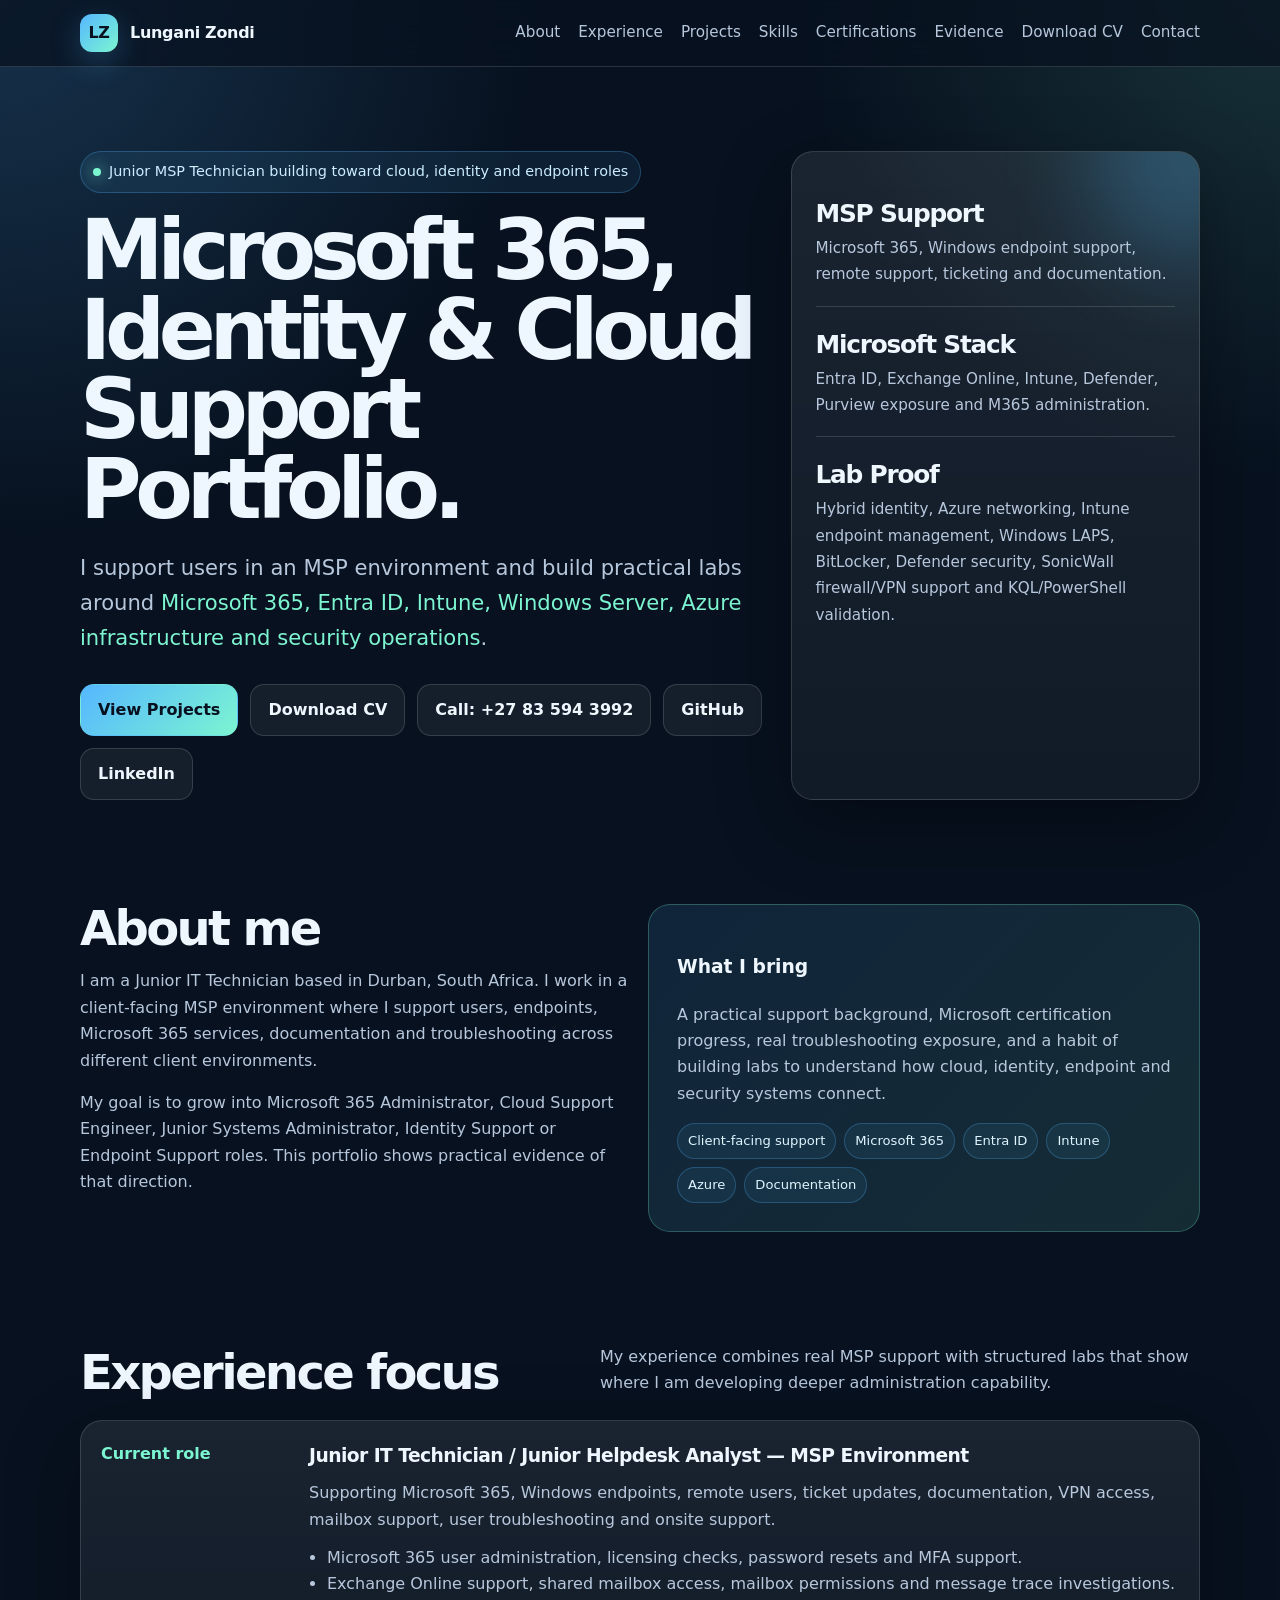
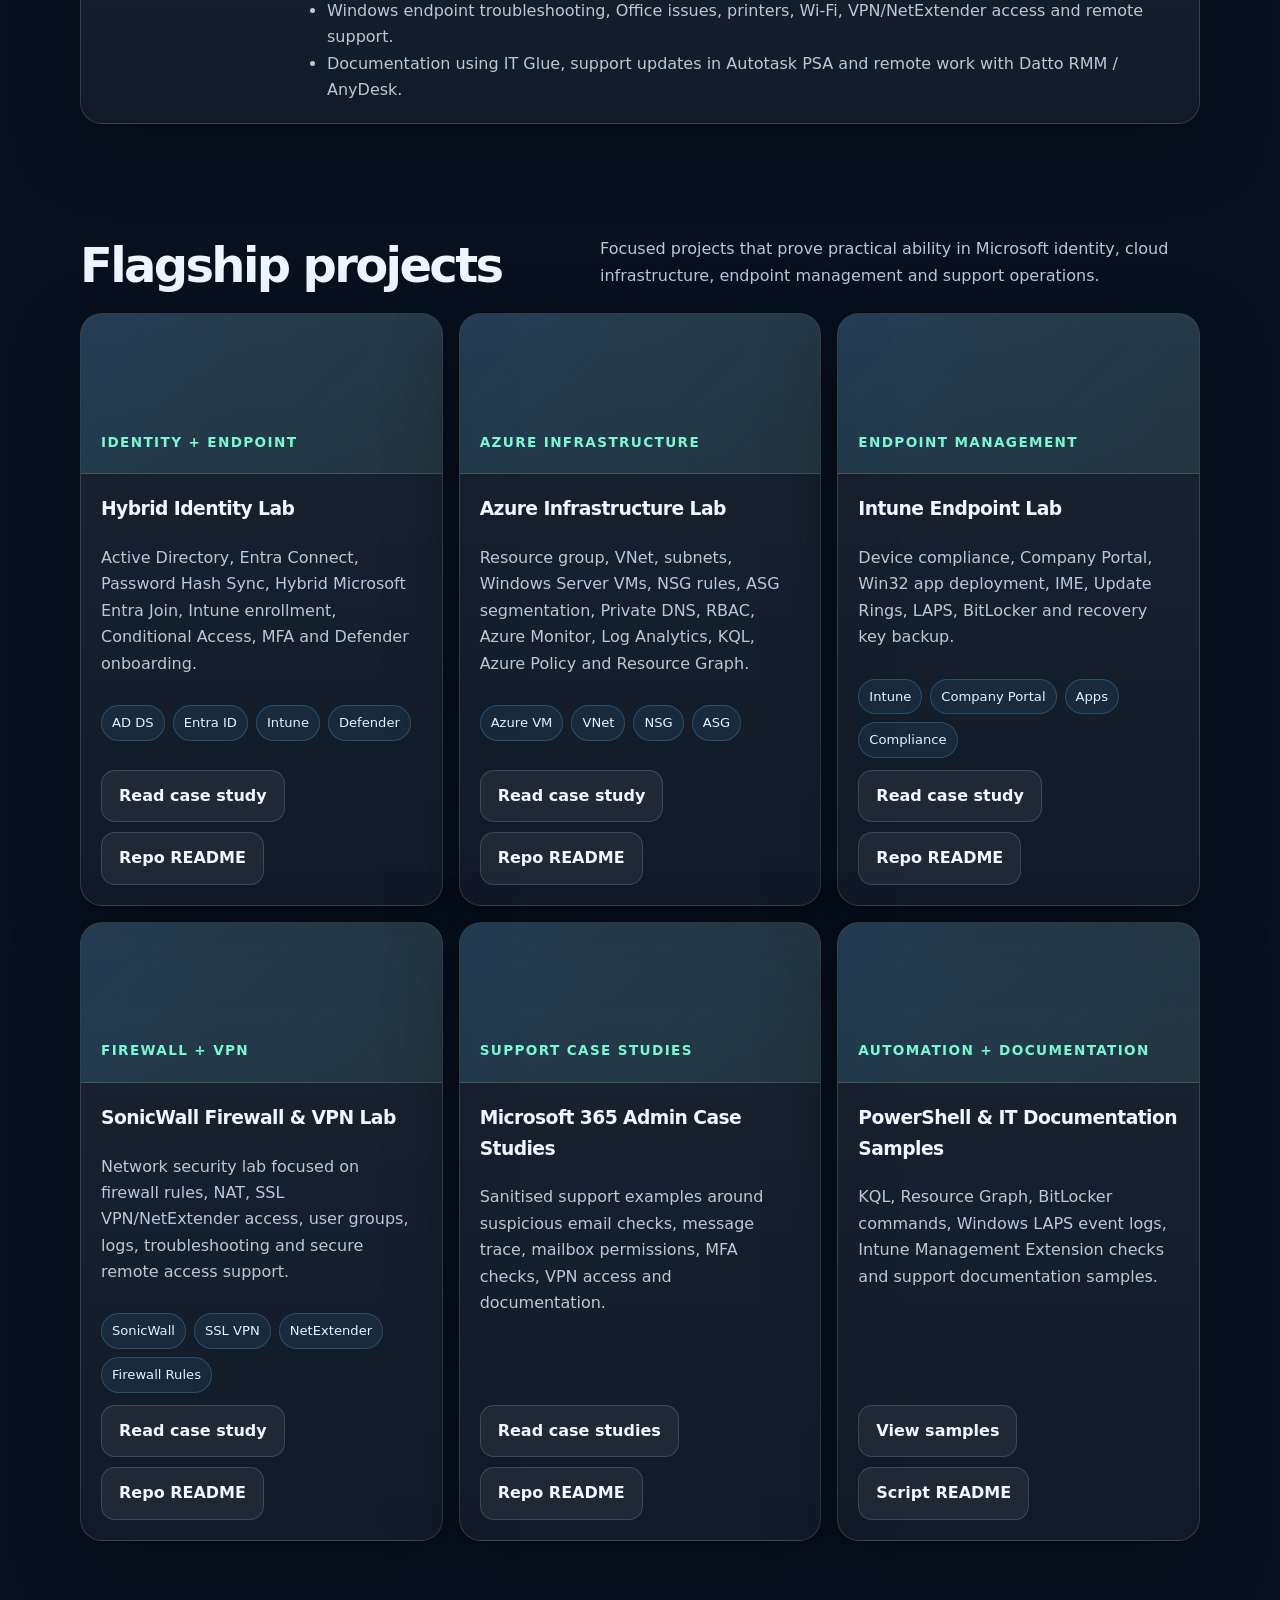
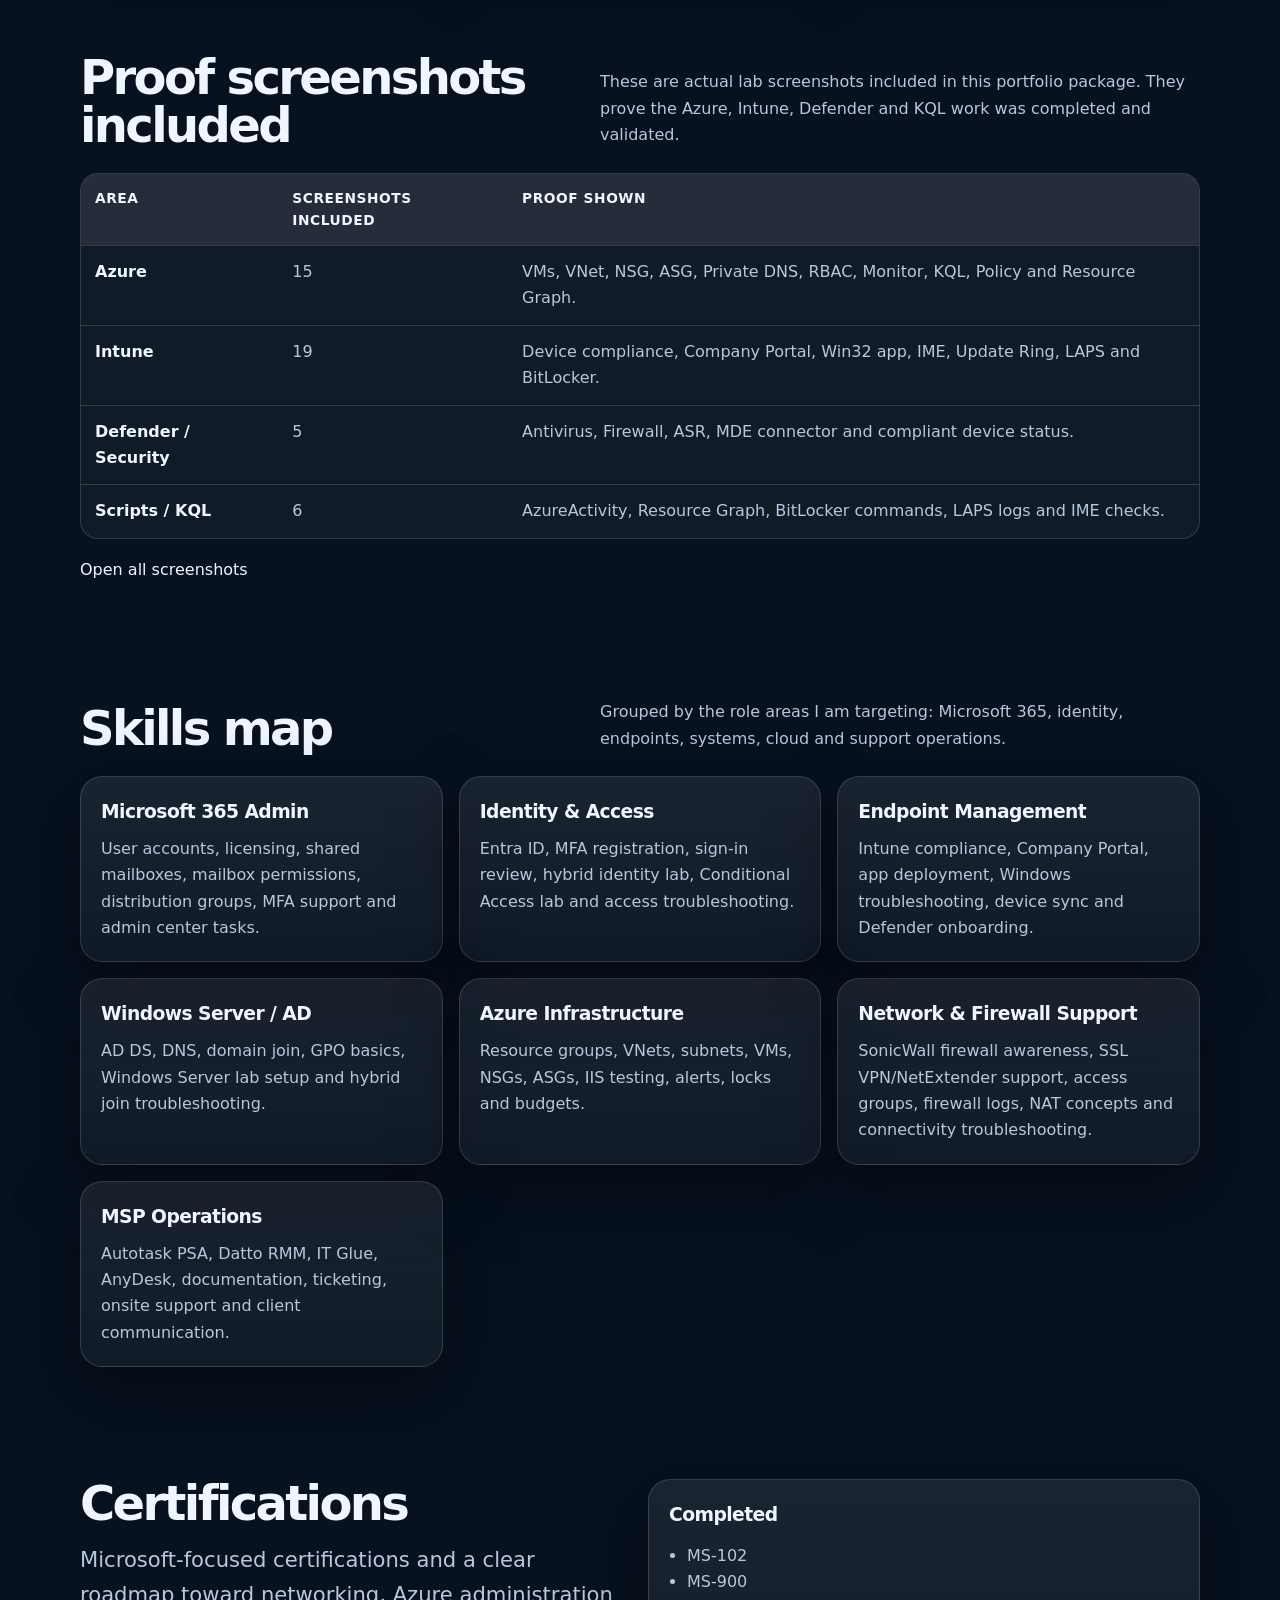
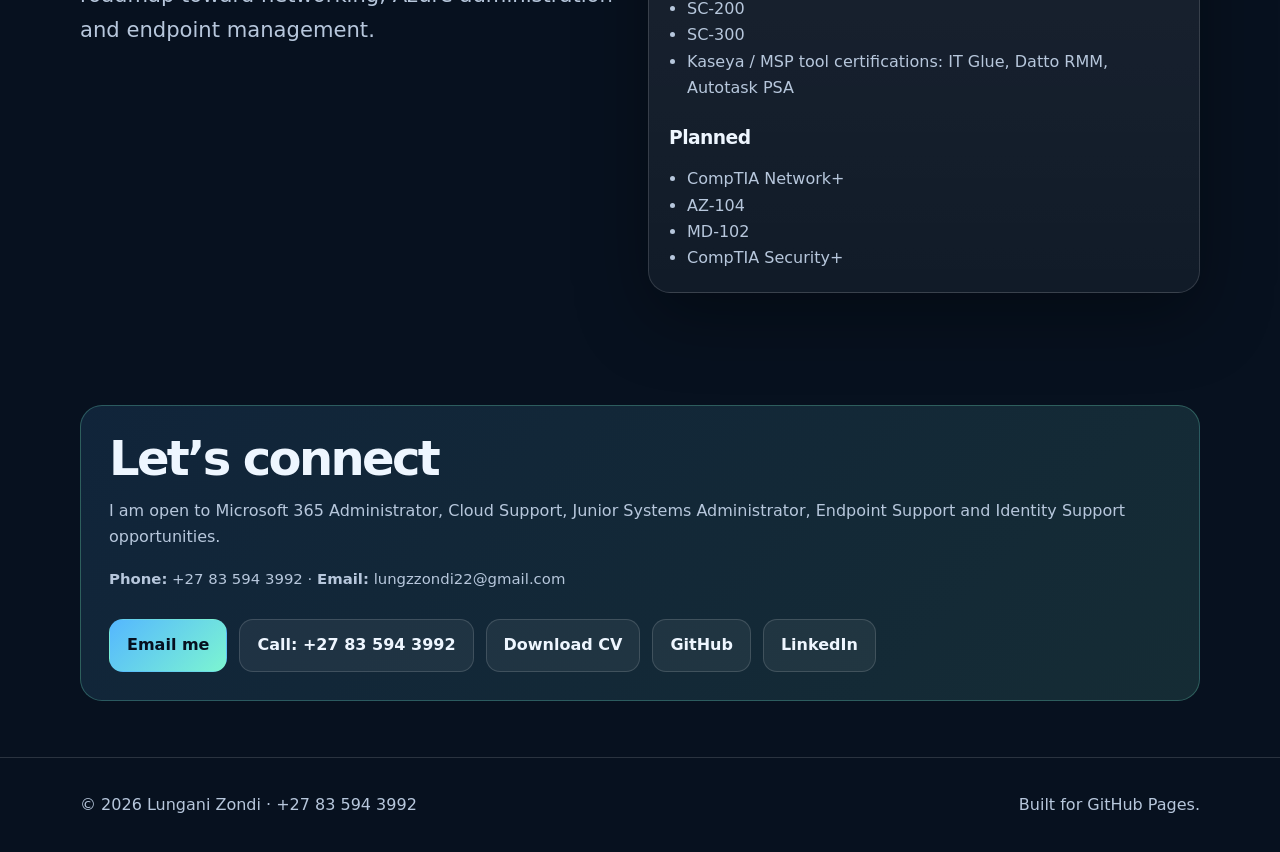
<file: index.html>
<!DOCTYPE html>
<html lang="en">
<head>
  <meta charset="UTF-8" />
  <meta name="viewport" content="width=device-width, initial-scale=1.0" />
  <meta name="description" content="Lungani Zondi - Microsoft 365, Identity, Intune, Azure and MSP Support Portfolio." />
  <title>Lungani Zondi | Microsoft Cloud & IT Support Portfolio</title>
  <link rel="stylesheet" href="assets/styles.css" />
</head>
<body>
  <a class="skip-link" href="#main">Skip to content</a>
  <header class="nav">
    <div class="container nav-inner">
      <a class="brand" href="index.html" aria-label="Lungani Zondi home">
        <span class="brand-mark">LZ</span>
        <span>Lungani Zondi</span>
      </a>
      <button class="menu-button" aria-expanded="false" aria-controls="nav-links">Menu</button>
      <nav id="nav-links" class="nav-links" aria-label="Main navigation">
        <a href="#about">About</a>
        <a href="#experience">Experience</a>
        <a href="#projects">Projects</a>
        <a href="#skills">Skills</a>
        <a href="#certifications">Certifications</a><a href="evidence.html">Evidence</a>
        <a href="assets/Lungani_Zondi_CV.pdf" download>Download CV</a>
        <a href="#contact">Contact</a>
      </nav>
    </div>
  </header>

  <main id="main">
    <section class="hero">
      <div class="container hero-grid">
        <div>
          <span class="eyebrow"><span class="dot"></span> Junior MSP Technician building toward cloud, identity and endpoint roles</span>
          <h1>Microsoft 365, Identity & Cloud Support Portfolio.</h1>
          <p class="lead">
            I support users in an MSP environment and build practical labs around <span class="highlight">Microsoft 365, Entra ID, Intune, Windows Server, Azure infrastructure and security operations</span>.
          </p>
          <div class="actions">
            <a class="button primary" href="#projects">View Projects</a>
            <a class="button" href="assets/Lungani_Zondi_CV.pdf" download>Download CV</a>
            <a class="button" href="tel:+27835943992">Call: +27 83 594 3992</a>
            <a class="button" href="https://github.com/luhlungz" target="_blank" rel="noreferrer">GitHub</a>
            <a class="button" href="https://www.linkedin.com/in/luhzondi" target="_blank" rel="noreferrer">LinkedIn</a>
          </div>
        </div>
        <aside class="hero-card" aria-label="Portfolio highlights">
          <div class="metric">
            <strong>MSP Support</strong>
            <span>Microsoft 365, Windows endpoint support, remote support, ticketing and documentation.</span>
          </div>
          <div class="metric">
            <strong>Microsoft Stack</strong>
            <span>Entra ID, Exchange Online, Intune, Defender, Purview exposure and M365 administration.</span>
          </div>
          <div class="metric">
            <strong>Lab Proof</strong>
            <span>Hybrid identity, Azure networking, Intune endpoint management, Windows LAPS, BitLocker, Defender security, SonicWall firewall/VPN support and KQL/PowerShell validation.</span>
          </div>
        </aside>
      </div>
    </section>

    <section id="about" class="section">
      <div class="container grid-2">
        <div class="section-head" style="display:block">
          <h2>About me</h2>
          <p style="margin-top:16px">
            I am a Junior IT Technician based in Durban, South Africa. I work in a client-facing MSP environment where I support users, endpoints, Microsoft 365 services, documentation and troubleshooting across different client environments.
          </p>
          <p style="margin-top:16px">
            My goal is to grow into Microsoft 365 Administrator, Cloud Support Engineer, Junior Systems Administrator, Identity Support or Endpoint Support roles. This portfolio shows practical evidence of that direction.
          </p>
        </div>
        <div class="banner">
          <h3>What I bring</h3>
          <p>
            A practical support background, Microsoft certification progress, real troubleshooting exposure, and a habit of building labs to understand how cloud, identity, endpoint and security systems connect.
          </p>
          <div class="tags">
            <span class="tag">Client-facing support</span><span class="tag">Microsoft 365</span><span class="tag">Entra ID</span><span class="tag">Intune</span><span class="tag">Azure</span><span class="tag">Documentation</span>
          </div>
        </div>
      </div>
    </section>

    <section id="experience" class="section">
      <div class="container">
        <div class="section-head">
          <h2>Experience focus</h2>
          <p>My experience combines real MSP support with structured labs that show where I am developing deeper administration capability.</p>
        </div>
        <div class="timeline">
          <article class="timeline-card">
            <div class="timeline-date">Current role</div>
            <div>
              <h3>Junior IT Technician / Junior Helpdesk Analyst — MSP Environment</h3>
              <p>Supporting Microsoft 365, Windows endpoints, remote users, ticket updates, documentation, VPN access, mailbox support, user troubleshooting and onsite support.</p>
              <ul class="clean">
                <li>Microsoft 365 user administration, licensing checks, password resets and MFA support.</li>
                <li>Exchange Online support, shared mailbox access, mailbox permissions and message trace investigations.</li>
                <li>Windows endpoint troubleshooting, Office issues, printers, Wi‑Fi, VPN/NetExtender access and remote support.</li>
                <li>Documentation using IT Glue, support updates in Autotask PSA and remote work with Datto RMM / AnyDesk.</li>
              </ul>
            </div>
          </article>
        </div>
      </div>
    </section>

    <section id="projects" class="section">
      <div class="container">
        <div class="section-head">
          <h2>Flagship projects</h2>
          <p>Focused projects that prove practical ability in Microsoft identity, cloud infrastructure, endpoint management and support operations.</p>
        </div>
        <div class="grid-3">
          <article class="project-card">
            <div class="project-top"><span class="project-kicker">Identity + Endpoint</span></div>
            <div class="project-body">
              <h3>Hybrid Identity Lab</h3>
              <p>Active Directory, Entra Connect, Password Hash Sync, Hybrid Microsoft Entra Join, Intune enrollment, Conditional Access, MFA and Defender onboarding.</p>
              <div class="tags"><span class="tag">AD DS</span><span class="tag">Entra ID</span><span class="tag">Intune</span><span class="tag">Defender</span></div>
              <div class="project-links"><a class="button" href="projects/hybrid-identity.html">Read case study</a><a class="button" href="repos/hybrid-identity-lab/README.md">Repo README</a></div>
            </div>
          </article>
          <article class="project-card">
            <div class="project-top"><span class="project-kicker">Azure Infrastructure</span></div>
            <div class="project-body">
              <h3>Azure Infrastructure Lab</h3>
              <p>Resource group, VNet, subnets, Windows Server VMs, NSG rules, ASG segmentation, Private DNS, RBAC, Azure Monitor, Log Analytics, KQL, Azure Policy and Resource Graph.</p>
              <div class="tags"><span class="tag">Azure VM</span><span class="tag">VNet</span><span class="tag">NSG</span><span class="tag">ASG</span></div>
              <div class="project-links"><a class="button" href="projects/azure-infrastructure.html">Read case study</a><a class="button" href="repos/azure-infrastructure-lab/README.md">Repo README</a></div>
            </div>
          </article>
          <article class="project-card">
            <div class="project-top"><span class="project-kicker">Endpoint Management</span></div>
            <div class="project-body">
              <h3>Intune Endpoint Lab</h3>
              <p>Device compliance, Company Portal, Win32 app deployment, IME, Update Rings, LAPS, BitLocker and recovery key backup.</p>
              <div class="tags"><span class="tag">Intune</span><span class="tag">Company Portal</span><span class="tag">Apps</span><span class="tag">Compliance</span></div>
              <div class="project-links"><a class="button" href="projects/intune-endpoint.html">Read case study</a><a class="button" href="repos/intune-endpoint-management-lab/README.md">Repo README</a></div>
            </div>
          </article>
        </div>
        <div class="grid-3" style="margin-top:16px">
          <article class="project-card">
            <div class="project-top"><span class="project-kicker">Firewall + VPN</span></div>
            <div class="project-body">
              <h3>SonicWall Firewall & VPN Lab</h3>
              <p>Network security lab focused on firewall rules, NAT, SSL VPN/NetExtender access, user groups, logs, troubleshooting and secure remote access support.</p>
              <div class="tags"><span class="tag">SonicWall</span><span class="tag">SSL VPN</span><span class="tag">NetExtender</span><span class="tag">Firewall Rules</span></div>
              <div class="project-links"><a class="button" href="projects/sonicwall-firewall.html">Read case study</a><a class="button" href="repos/sonicwall-firewall-lab/README.md">Repo README</a></div>
            </div>
          </article>
          <article class="project-card">
            <div class="project-top"><span class="project-kicker">Support Case Studies</span></div>
            <div class="project-body">
              <h3>Microsoft 365 Admin Case Studies</h3>
              <p>Sanitised support examples around suspicious email checks, message trace, mailbox permissions, MFA checks, VPN access and documentation.</p>
              <div class="project-links"><a class="button" href="projects/m365-security.html">Read case studies</a><a class="button" href="repos/m365-admin-case-studies/README.md">Repo README</a></div>
            </div>
          </article>
          <article class="project-card">
            <div class="project-top"><span class="project-kicker">Automation + Documentation</span></div>
            <div class="project-body">
              <h3>PowerShell & IT Documentation Samples</h3>
              <p>KQL, Resource Graph, BitLocker commands, Windows LAPS event logs, Intune Management Extension checks and support documentation samples.</p>
              <div class="project-links"><a class="button" href="projects/scripts-documentation.html">View samples</a><a class="button" href="repos/powershell-admin-scripts/README.md">Script README</a></div>
            </div>
          </article>
        </div>
      </div>
    </section>

    
    <section id="proof" class="section">
      <div class="container">
        <div class="section-head">
          <h2>Proof screenshots included</h2>
          <p>These are actual lab screenshots included in this portfolio package. They prove the Azure, Intune, Defender and KQL work was completed and validated.</p>
        </div>
        <div class="table-wrap"><table class="lab-table"><thead><tr><th>Area</th><th>Screenshots included</th><th>Proof shown</th></tr></thead><tbody><tr><td><strong>Azure</strong></td><td>15</td><td>VMs, VNet, NSG, ASG, Private DNS, RBAC, Monitor, KQL, Policy and Resource Graph.</td></tr><tr><td><strong>Intune</strong></td><td>19</td><td>Device compliance, Company Portal, Win32 app, IME, Update Ring, LAPS and BitLocker.</td></tr><tr><td><strong>Defender / Security</strong></td><td>5</td><td>Antivirus, Firewall, ASR, MDE connector and compliant device status.</td></tr><tr><td><strong>Scripts / KQL</strong></td><td>6</td><td>AzureActivity, Resource Graph, BitLocker commands, LAPS logs and IME checks.</td></tr></tbody></table></div>
        <div class="proof-actions">
          <a class="btn secondary" href="evidence.html">Open all screenshots</a>
        </div>
      </div>
    </section>

    <section id="skills" class="section">
      <div class="container">
        <div class="section-head">
          <h2>Skills map</h2>
          <p>Grouped by the role areas I am targeting: Microsoft 365, identity, endpoints, systems, cloud and support operations.</p>
        </div>
        <div class="grid-3">
          <div class="card"><h3>Microsoft 365 Admin</h3><p>User accounts, licensing, shared mailboxes, mailbox permissions, distribution groups, MFA support and admin center tasks.</p></div>
          <div class="card"><h3>Identity & Access</h3><p>Entra ID, MFA registration, sign-in review, hybrid identity lab, Conditional Access lab and access troubleshooting.</p></div>
          <div class="card"><h3>Endpoint Management</h3><p>Intune compliance, Company Portal, app deployment, Windows troubleshooting, device sync and Defender onboarding.</p></div>
          <div class="card"><h3>Windows Server / AD</h3><p>AD DS, DNS, domain join, GPO basics, Windows Server lab setup and hybrid join troubleshooting.</p></div>
          <div class="card"><h3>Azure Infrastructure</h3><p>Resource groups, VNets, subnets, VMs, NSGs, ASGs, IIS testing, alerts, locks and budgets.</p></div>
          <div class="card"><h3>Network & Firewall Support</h3><p>SonicWall firewall awareness, SSL VPN/NetExtender support, access groups, firewall logs, NAT concepts and connectivity troubleshooting.</p></div>
          <div class="card"><h3>MSP Operations</h3><p>Autotask PSA, Datto RMM, IT Glue, AnyDesk, documentation, ticketing, onsite support and client communication.</p></div>
        </div>
      </div>
    </section>

    <section id="certifications" class="section">
      <div class="container grid-2">
        <div>
          <h2>Certifications</h2>
          <p class="lead" style="margin-top:16px">Microsoft-focused certifications and a clear roadmap toward networking, Azure administration and endpoint management.</p>
        </div>
        <div class="card">
          <h3>Completed</h3>
          <ul class="clean">
            <li>MS-102</li>
            <li>MS-900</li>
            <li>SC-200</li>
            <li>SC-300</li>
            <li>Kaseya / MSP tool certifications: IT Glue, Datto RMM, Autotask PSA</li>
          </ul>
          <h3 style="margin-top:22px">Planned</h3>
          <ul class="clean">
            <li>CompTIA Network+</li>
            <li>AZ-104</li>
            <li>MD-102</li>
            <li>CompTIA Security+</li>
          </ul>
        </div>
      </div>
    </section>

    <section id="contact" class="section">
      <div class="container banner">
        <h2>Let’s connect</h2>
        <p>I am open to Microsoft 365 Administrator, Cloud Support, Junior Systems Administrator, Endpoint Support and Identity Support opportunities.</p>
        <p class="small-note"><strong>Phone:</strong> <a href="tel:+27835943992">+27 83 594 3992</a> · <strong>Email:</strong> <a href="mailto:lungzzondi22@gmail.com">lungzzondi22@gmail.com</a></p>
        <div class="actions">
          <a class="button primary" href="mailto:lungzzondi22@gmail.com">Email me</a>
          <a class="button" href="tel:+27835943992">Call: +27 83 594 3992</a>
          <a class="button" href="assets/Lungani_Zondi_CV.pdf" download>Download CV</a>
          <a class="button" href="https://github.com/luhlungz" target="_blank" rel="noreferrer">GitHub</a>
          <a class="button" href="https://www.linkedin.com/in/luhzondi" target="_blank" rel="noreferrer">LinkedIn</a>
        </div>
      </div>
    </section>
  </main>

  <footer class="footer">
    <div class="container footer-inner">
      <span>© <span id="year">2026</span> Lungani Zondi · +27 83 594 3992</span>
      <span>Built for GitHub Pages.</span>
    </div>
  </footer>
  <script src="assets/main.js"></script>
</body>
</html>
</file>
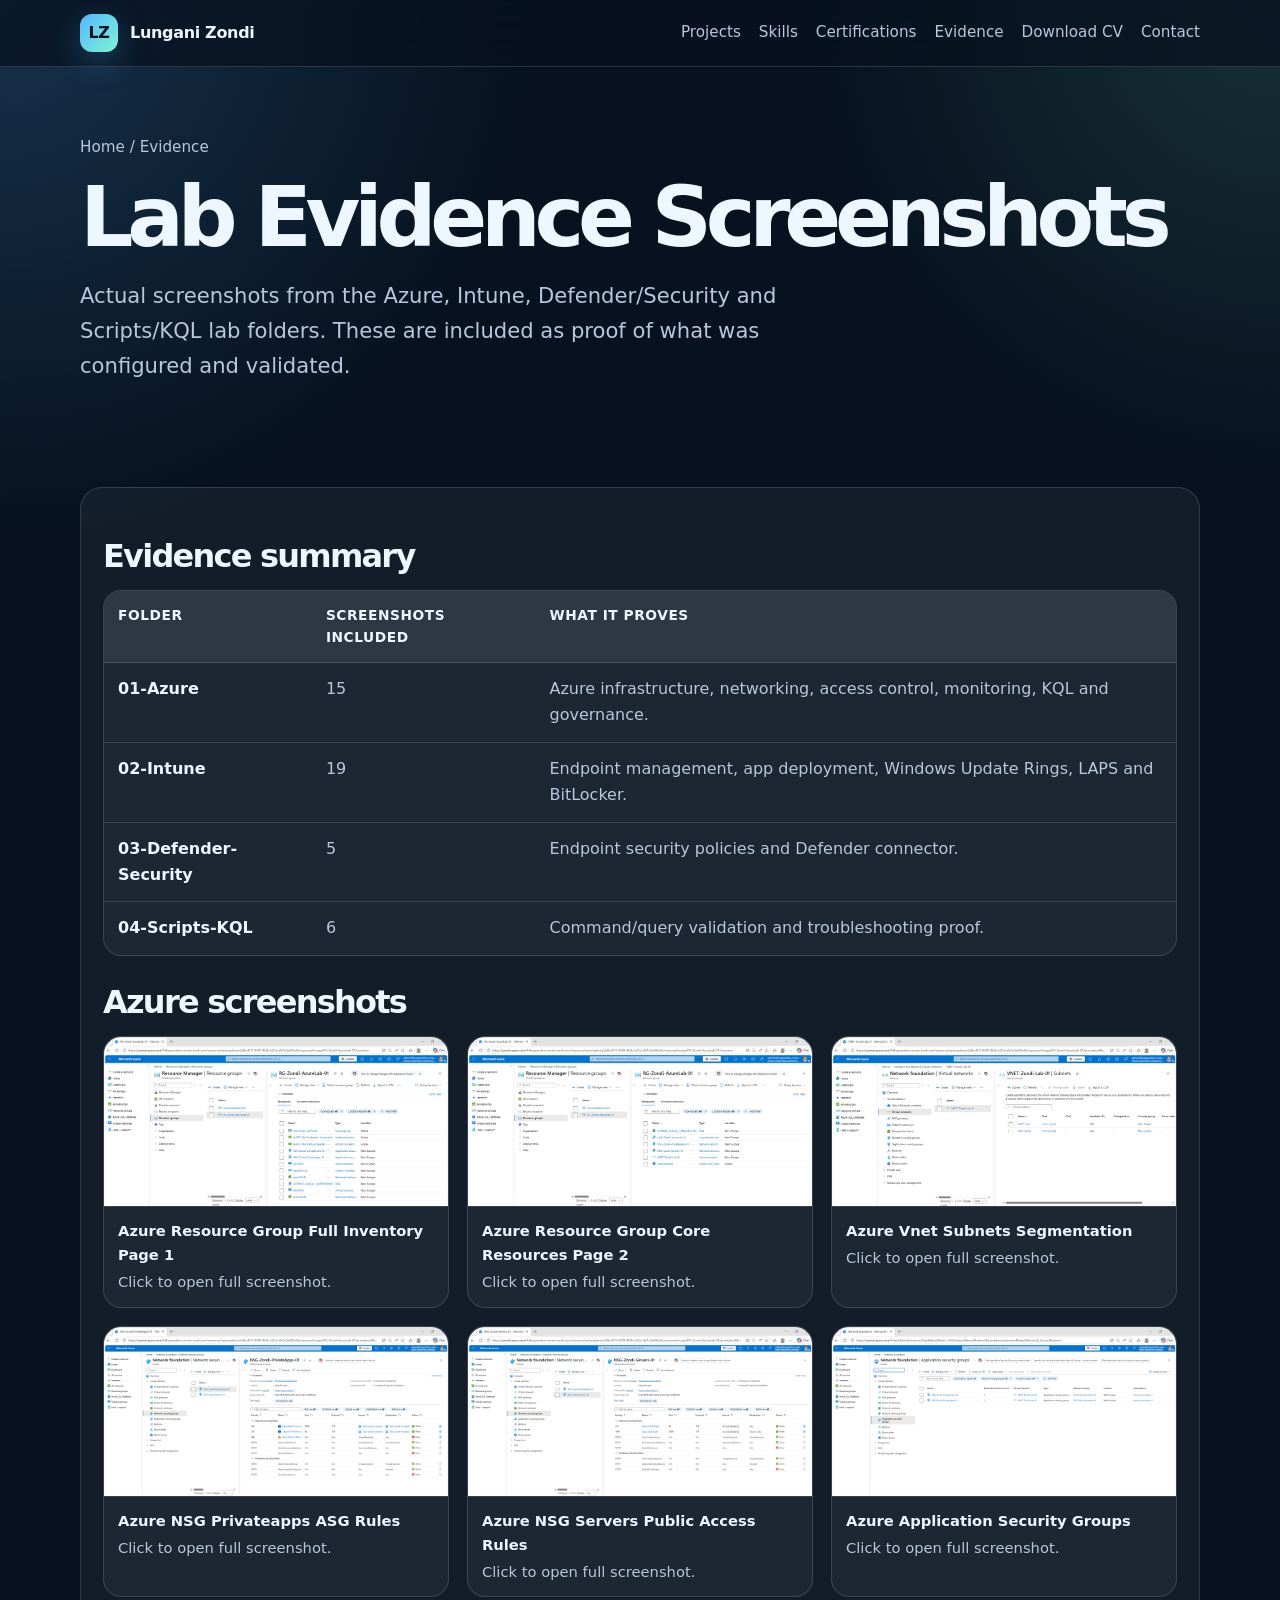
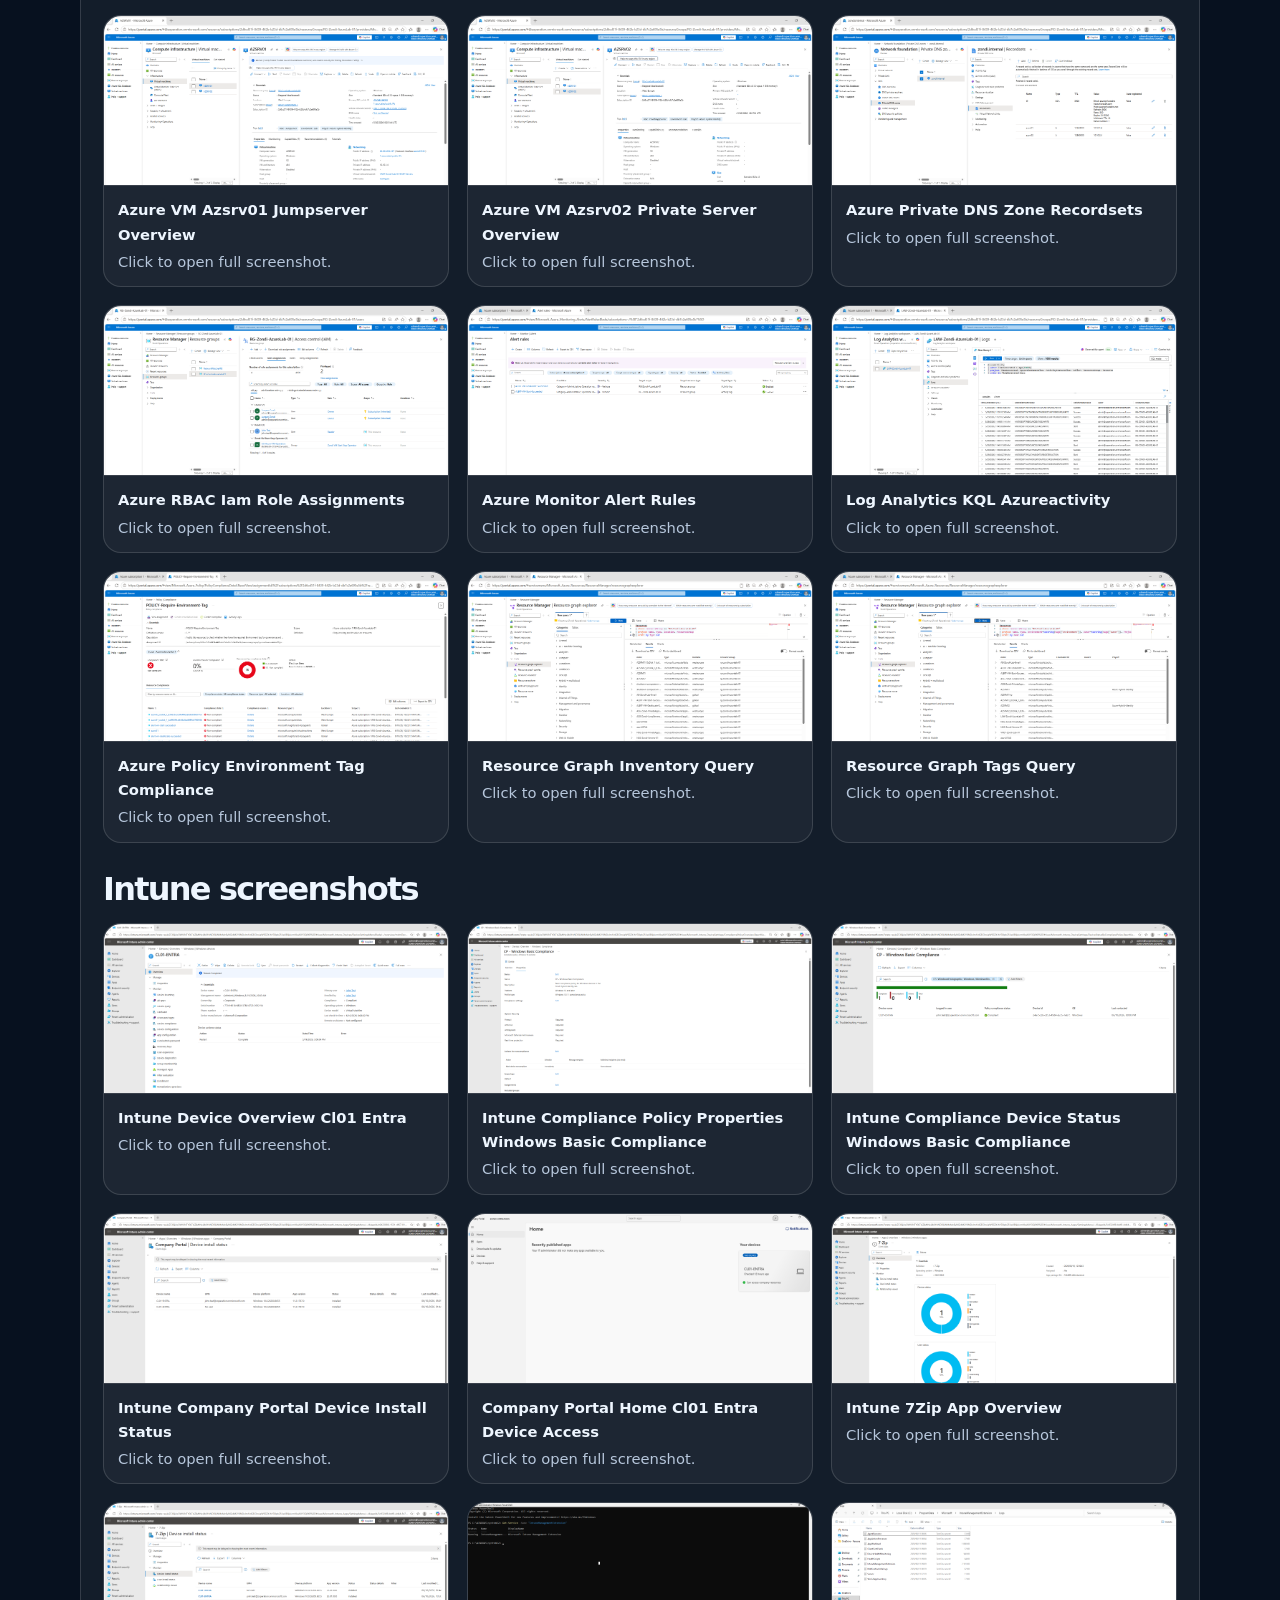
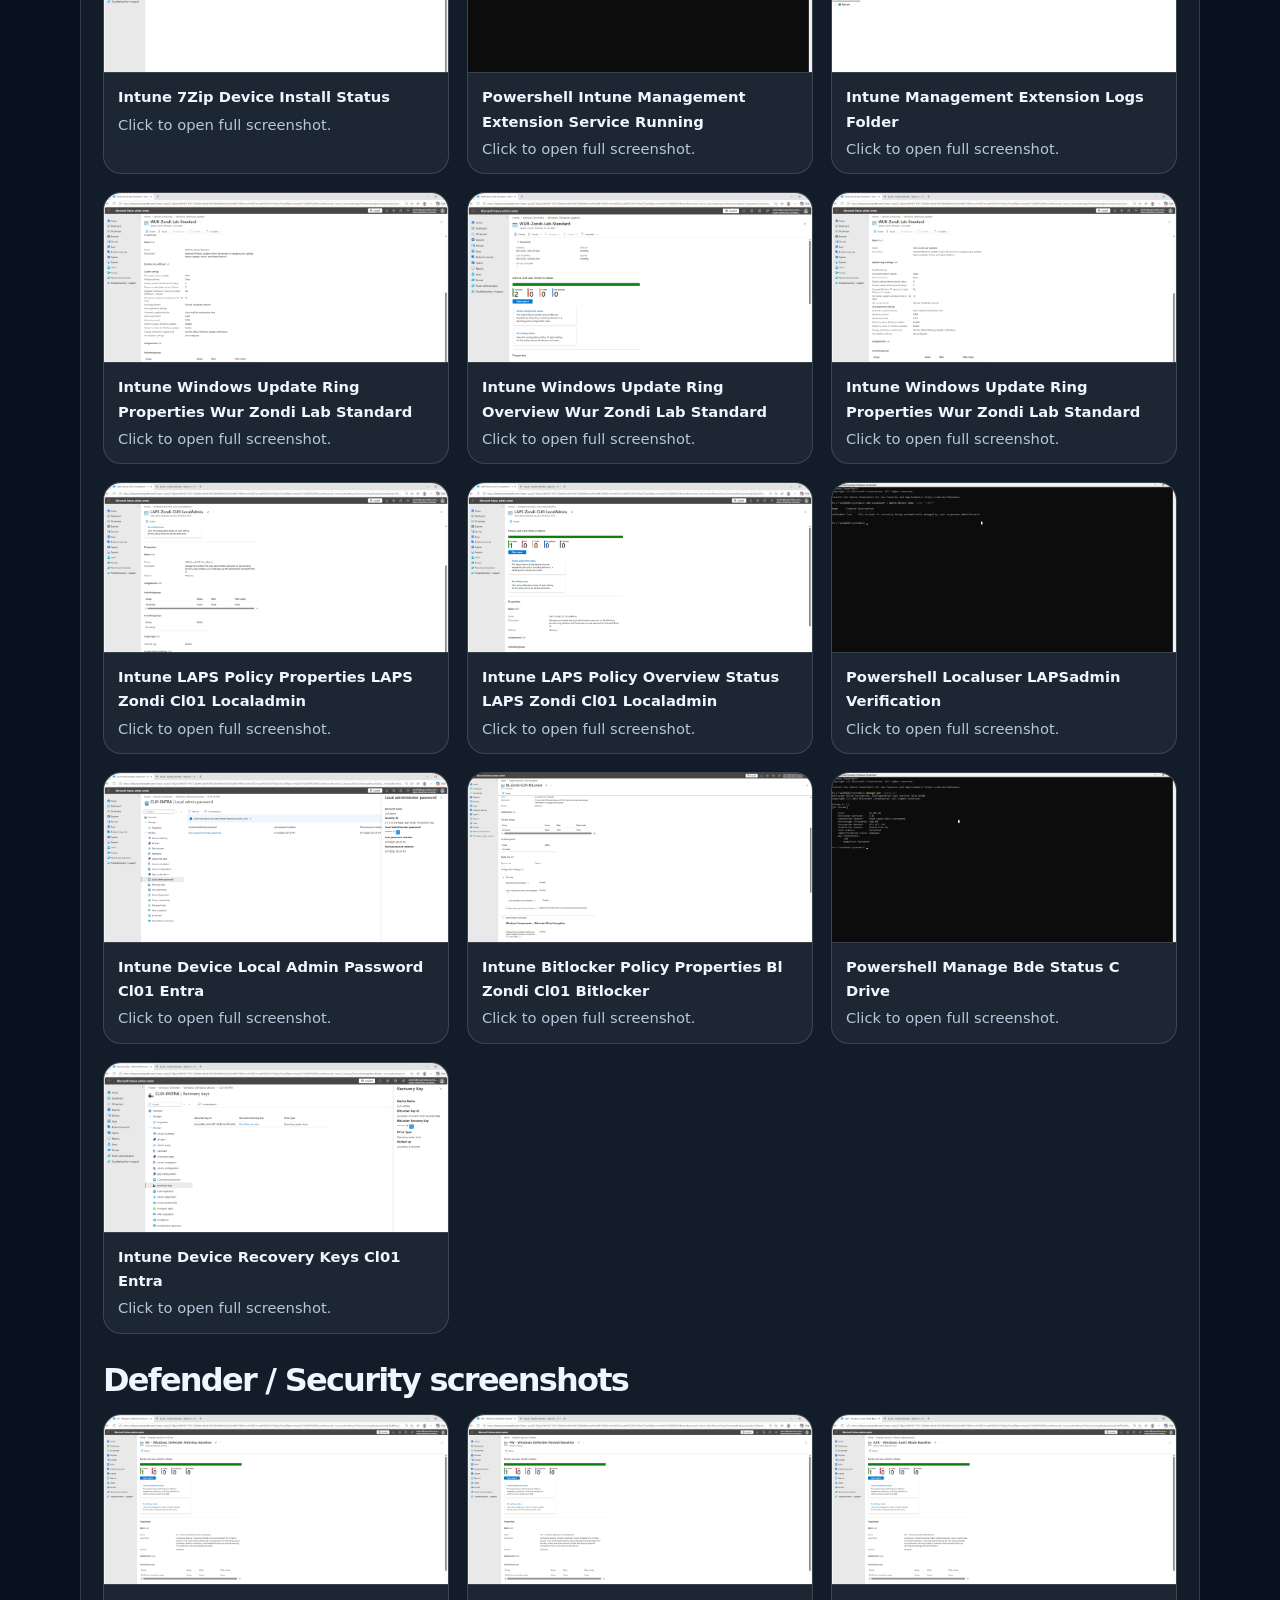
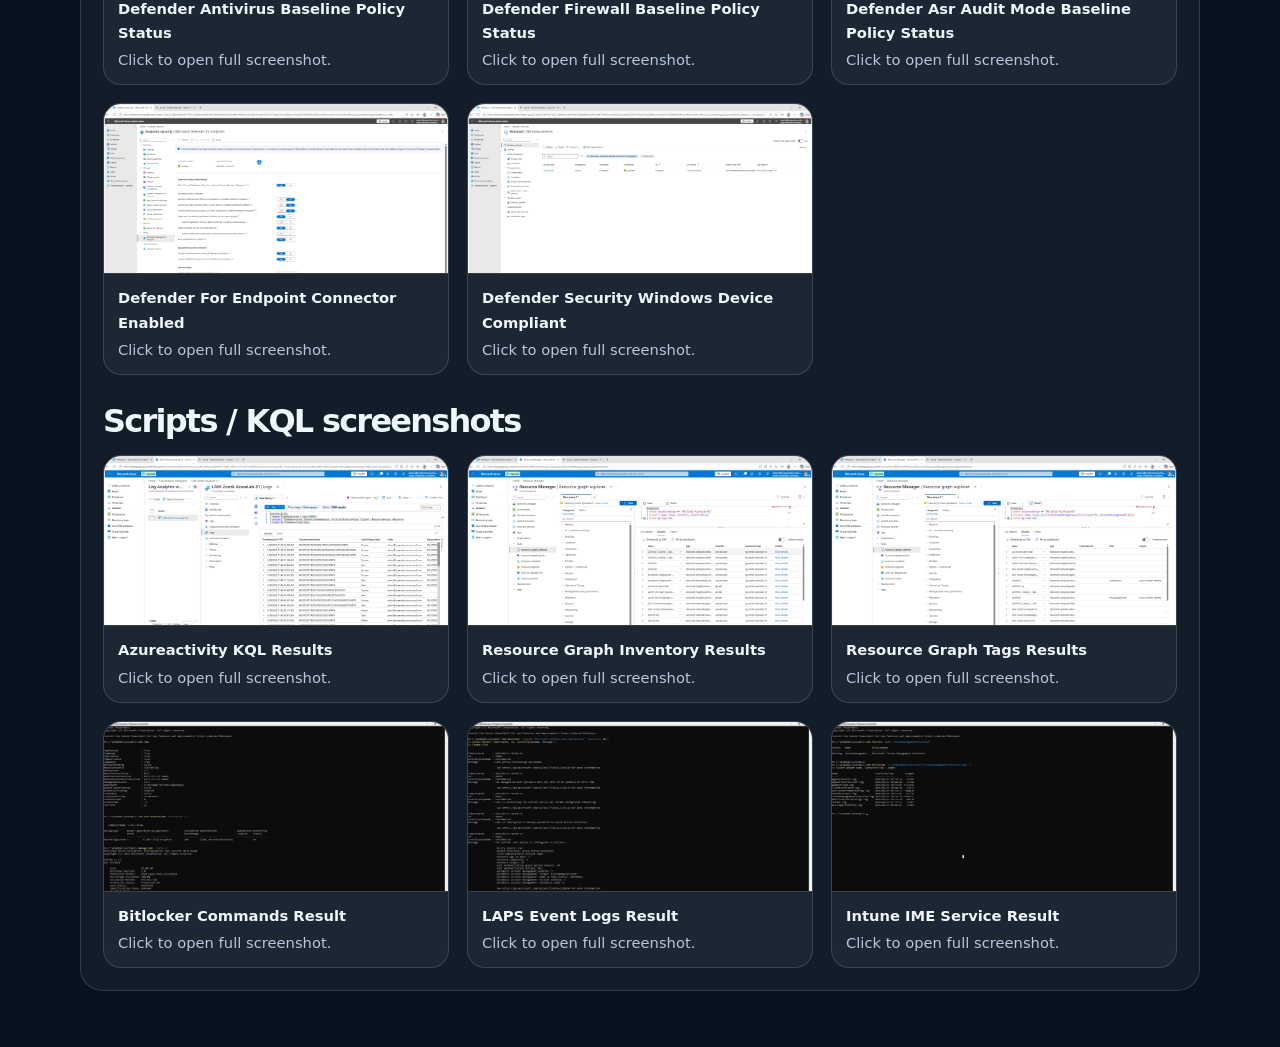
<file: evidence.html>
<!DOCTYPE html>
<html lang="en">
<head><meta charset="UTF-8"><meta name="viewport" content="width=device-width, initial-scale=1.0"><title>Lab Evidence Screenshots | Lungani Zondi</title><link rel="stylesheet" href="assets/styles.css"></head>
<body><header class="nav"><div class="container nav-inner"><a class="brand" href="index.html"><span class="brand-mark">LZ</span><span>Lungani Zondi</span></a><button class="menu-button" aria-expanded="false">Menu</button><nav class="nav-links"><a href="index.html#projects">Projects</a><a href="index.html#skills">Skills</a><a href="index.html#certifications">Certifications</a><a href="evidence.html">Evidence</a><a href="assets/Lungani_Zondi_CV.pdf" download>Download CV</a><a href="index.html#contact">Contact</a></nav></div></header>
<main>
<section class="page-hero"><div class="container"><div class="breadcrumb"><a href="index.html">Home</a> / Evidence</div><h1>Lab Evidence Screenshots</h1><p class="lead">Actual screenshots from the Azure, Intune, Defender/Security and Scripts/KQL lab folders. These are included as proof of what was configured and validated.</p></div></section>
<section class="section"><div class="container article">
<h2>Evidence summary</h2>
<div class="table-wrap"><table class="lab-table"><thead><tr><th>Folder</th><th>Screenshots included</th><th>What it proves</th></tr></thead><tbody><tr><td><strong>01-Azure</strong></td><td>15</td><td>Azure infrastructure, networking, access control, monitoring, KQL and governance.</td></tr><tr><td><strong>02-Intune</strong></td><td>19</td><td>Endpoint management, app deployment, Windows Update Rings, LAPS and BitLocker.</td></tr><tr><td><strong>03-Defender-Security</strong></td><td>5</td><td>Endpoint security policies and Defender connector.</td></tr><tr><td><strong>04-Scripts-KQL</strong></td><td>6</td><td>Command/query validation and troubleshooting proof.</td></tr></tbody></table></div>
<h2>Azure screenshots</h2>
<div class="proof-grid">
        <article class="proof-card">
          <a href="assets/evidence/azure/01-azure-resource-group-full-inventory-page-1.png" target="_blank" rel="noopener">
            <img src="assets/evidence/azure/01-azure-resource-group-full-inventory-page-1.png" alt="Azure Resource Group Full Inventory Page 1">
            <div class="proof-caption"><strong>Azure Resource Group Full Inventory Page 1</strong>Click to open full screenshot.</div>
          </a>
        </article>
        <article class="proof-card">
          <a href="assets/evidence/azure/02-azure-resource-group-core-resources-page-2.png" target="_blank" rel="noopener">
            <img src="assets/evidence/azure/02-azure-resource-group-core-resources-page-2.png" alt="Azure Resource Group Core Resources Page 2">
            <div class="proof-caption"><strong>Azure Resource Group Core Resources Page 2</strong>Click to open full screenshot.</div>
          </a>
        </article>
        <article class="proof-card">
          <a href="assets/evidence/azure/03-azure-vnet-subnets-segmentation.png" target="_blank" rel="noopener">
            <img src="assets/evidence/azure/03-azure-vnet-subnets-segmentation.png" alt="Azure Vnet Subnets Segmentation">
            <div class="proof-caption"><strong>Azure Vnet Subnets Segmentation</strong>Click to open full screenshot.</div>
          </a>
        </article>
        <article class="proof-card">
          <a href="assets/evidence/azure/04-azure-nsg-privateapps-asg-rules.png" target="_blank" rel="noopener">
            <img src="assets/evidence/azure/04-azure-nsg-privateapps-asg-rules.png" alt="Azure NSG Privateapps ASG Rules">
            <div class="proof-caption"><strong>Azure NSG Privateapps ASG Rules</strong>Click to open full screenshot.</div>
          </a>
        </article>
        <article class="proof-card">
          <a href="assets/evidence/azure/05-azure-nsg-servers-public-access-rules.png" target="_blank" rel="noopener">
            <img src="assets/evidence/azure/05-azure-nsg-servers-public-access-rules.png" alt="Azure NSG Servers Public Access Rules">
            <div class="proof-caption"><strong>Azure NSG Servers Public Access Rules</strong>Click to open full screenshot.</div>
          </a>
        </article>
        <article class="proof-card">
          <a href="assets/evidence/azure/06-azure-application-security-groups.png" target="_blank" rel="noopener">
            <img src="assets/evidence/azure/06-azure-application-security-groups.png" alt="Azure Application Security Groups">
            <div class="proof-caption"><strong>Azure Application Security Groups</strong>Click to open full screenshot.</div>
          </a>
        </article>
        <article class="proof-card">
          <a href="assets/evidence/azure/07-azure-vm-azsrv01-jumpserver-overview.png" target="_blank" rel="noopener">
            <img src="assets/evidence/azure/07-azure-vm-azsrv01-jumpserver-overview.png" alt="Azure VM Azsrv01 Jumpserver Overview">
            <div class="proof-caption"><strong>Azure VM Azsrv01 Jumpserver Overview</strong>Click to open full screenshot.</div>
          </a>
        </article>
        <article class="proof-card">
          <a href="assets/evidence/azure/08-azure-vm-azsrv02-private-server-overview.png" target="_blank" rel="noopener">
            <img src="assets/evidence/azure/08-azure-vm-azsrv02-private-server-overview.png" alt="Azure VM Azsrv02 Private Server Overview">
            <div class="proof-caption"><strong>Azure VM Azsrv02 Private Server Overview</strong>Click to open full screenshot.</div>
          </a>
        </article>
        <article class="proof-card">
          <a href="assets/evidence/azure/09-azure-private-dns-zone-recordsets.png" target="_blank" rel="noopener">
            <img src="assets/evidence/azure/09-azure-private-dns-zone-recordsets.png" alt="Azure Private DNS Zone Recordsets">
            <div class="proof-caption"><strong>Azure Private DNS Zone Recordsets</strong>Click to open full screenshot.</div>
          </a>
        </article>
        <article class="proof-card">
          <a href="assets/evidence/azure/10-azure-rbac-iam-role-assignments.png" target="_blank" rel="noopener">
            <img src="assets/evidence/azure/10-azure-rbac-iam-role-assignments.png" alt="Azure RBAC Iam Role Assignments">
            <div class="proof-caption"><strong>Azure RBAC Iam Role Assignments</strong>Click to open full screenshot.</div>
          </a>
        </article>
        <article class="proof-card">
          <a href="assets/evidence/azure/11-azure-monitor-alert-rules.png" target="_blank" rel="noopener">
            <img src="assets/evidence/azure/11-azure-monitor-alert-rules.png" alt="Azure Monitor Alert Rules">
            <div class="proof-caption"><strong>Azure Monitor Alert Rules</strong>Click to open full screenshot.</div>
          </a>
        </article>
        <article class="proof-card">
          <a href="assets/evidence/azure/12-log-analytics-kql-azureactivity.png" target="_blank" rel="noopener">
            <img src="assets/evidence/azure/12-log-analytics-kql-azureactivity.png" alt="Log Analytics KQL Azureactivity">
            <div class="proof-caption"><strong>Log Analytics KQL Azureactivity</strong>Click to open full screenshot.</div>
          </a>
        </article>
        <article class="proof-card">
          <a href="assets/evidence/azure/13-azure-policy-environment-tag-compliance.png" target="_blank" rel="noopener">
            <img src="assets/evidence/azure/13-azure-policy-environment-tag-compliance.png" alt="Azure Policy Environment Tag Compliance">
            <div class="proof-caption"><strong>Azure Policy Environment Tag Compliance</strong>Click to open full screenshot.</div>
          </a>
        </article>
        <article class="proof-card">
          <a href="assets/evidence/azure/14-resource-graph-inventory-query.png" target="_blank" rel="noopener">
            <img src="assets/evidence/azure/14-resource-graph-inventory-query.png" alt="Resource Graph Inventory Query">
            <div class="proof-caption"><strong>Resource Graph Inventory Query</strong>Click to open full screenshot.</div>
          </a>
        </article>
        <article class="proof-card">
          <a href="assets/evidence/azure/15-resource-graph-tags-query.png" target="_blank" rel="noopener">
            <img src="assets/evidence/azure/15-resource-graph-tags-query.png" alt="Resource Graph Tags Query">
            <div class="proof-caption"><strong>Resource Graph Tags Query</strong>Click to open full screenshot.</div>
          </a>
        </article></div>
<h2>Intune screenshots</h2>
<div class="proof-grid">
        <article class="proof-card">
          <a href="assets/evidence/intune/01-intune-device-overview-cl01-entra.png" target="_blank" rel="noopener">
            <img src="assets/evidence/intune/01-intune-device-overview-cl01-entra.png" alt="Intune Device Overview Cl01 Entra">
            <div class="proof-caption"><strong>Intune Device Overview Cl01 Entra</strong>Click to open full screenshot.</div>
          </a>
        </article>
        <article class="proof-card">
          <a href="assets/evidence/intune/02-intune-compliance-policy-properties-windows-basic-compliance.png" target="_blank" rel="noopener">
            <img src="assets/evidence/intune/02-intune-compliance-policy-properties-windows-basic-compliance.png" alt="Intune Compliance Policy Properties Windows Basic Compliance">
            <div class="proof-caption"><strong>Intune Compliance Policy Properties Windows Basic Compliance</strong>Click to open full screenshot.</div>
          </a>
        </article>
        <article class="proof-card">
          <a href="assets/evidence/intune/03-intune-compliance-device-status-windows-basic-compliance.png" target="_blank" rel="noopener">
            <img src="assets/evidence/intune/03-intune-compliance-device-status-windows-basic-compliance.png" alt="Intune Compliance Device Status Windows Basic Compliance">
            <div class="proof-caption"><strong>Intune Compliance Device Status Windows Basic Compliance</strong>Click to open full screenshot.</div>
          </a>
        </article>
        <article class="proof-card">
          <a href="assets/evidence/intune/04-intune-company-portal-device-install-status.png" target="_blank" rel="noopener">
            <img src="assets/evidence/intune/04-intune-company-portal-device-install-status.png" alt="Intune Company Portal Device Install Status">
            <div class="proof-caption"><strong>Intune Company Portal Device Install Status</strong>Click to open full screenshot.</div>
          </a>
        </article>
        <article class="proof-card">
          <a href="assets/evidence/intune/05-company-portal-home-cl01-entra-device-access.png" target="_blank" rel="noopener">
            <img src="assets/evidence/intune/05-company-portal-home-cl01-entra-device-access.png" alt="Company Portal Home Cl01 Entra Device Access">
            <div class="proof-caption"><strong>Company Portal Home Cl01 Entra Device Access</strong>Click to open full screenshot.</div>
          </a>
        </article>
        <article class="proof-card">
          <a href="assets/evidence/intune/06-intune-7zip-app-overview.png" target="_blank" rel="noopener">
            <img src="assets/evidence/intune/06-intune-7zip-app-overview.png" alt="Intune 7Zip App Overview">
            <div class="proof-caption"><strong>Intune 7Zip App Overview</strong>Click to open full screenshot.</div>
          </a>
        </article>
        <article class="proof-card">
          <a href="assets/evidence/intune/07-intune-7zip-device-install-status.png" target="_blank" rel="noopener">
            <img src="assets/evidence/intune/07-intune-7zip-device-install-status.png" alt="Intune 7Zip Device Install Status">
            <div class="proof-caption"><strong>Intune 7Zip Device Install Status</strong>Click to open full screenshot.</div>
          </a>
        </article>
        <article class="proof-card">
          <a href="assets/evidence/intune/08-powershell-intune-management-extension-service-running.png" target="_blank" rel="noopener">
            <img src="assets/evidence/intune/08-powershell-intune-management-extension-service-running.png" alt="Powershell Intune Management Extension Service Running">
            <div class="proof-caption"><strong>Powershell Intune Management Extension Service Running</strong>Click to open full screenshot.</div>
          </a>
        </article>
        <article class="proof-card">
          <a href="assets/evidence/intune/09-intune-management-extension-logs-folder.png" target="_blank" rel="noopener">
            <img src="assets/evidence/intune/09-intune-management-extension-logs-folder.png" alt="Intune Management Extension Logs Folder">
            <div class="proof-caption"><strong>Intune Management Extension Logs Folder</strong>Click to open full screenshot.</div>
          </a>
        </article>
        <article class="proof-card">
          <a href="assets/evidence/intune/10-intune-windows-update-ring-properties-wur-zondi-lab-standard.png" target="_blank" rel="noopener">
            <img src="assets/evidence/intune/10-intune-windows-update-ring-properties-wur-zondi-lab-standard.png" alt="Intune Windows Update Ring Properties Wur Zondi Lab Standard">
            <div class="proof-caption"><strong>Intune Windows Update Ring Properties Wur Zondi Lab Standard</strong>Click to open full screenshot.</div>
          </a>
        </article>
        <article class="proof-card">
          <a href="assets/evidence/intune/11-intune-windows-update-ring-overview-wur-zondi-lab-standard.png" target="_blank" rel="noopener">
            <img src="assets/evidence/intune/11-intune-windows-update-ring-overview-wur-zondi-lab-standard.png" alt="Intune Windows Update Ring Overview Wur Zondi Lab Standard">
            <div class="proof-caption"><strong>Intune Windows Update Ring Overview Wur Zondi Lab Standard</strong>Click to open full screenshot.</div>
          </a>
        </article>
        <article class="proof-card">
          <a href="assets/evidence/intune/12-intune-windows-update-ring-properties-wur-zondi-lab-standard.png" target="_blank" rel="noopener">
            <img src="assets/evidence/intune/12-intune-windows-update-ring-properties-wur-zondi-lab-standard.png" alt="Intune Windows Update Ring Properties Wur Zondi Lab Standard">
            <div class="proof-caption"><strong>Intune Windows Update Ring Properties Wur Zondi Lab Standard</strong>Click to open full screenshot.</div>
          </a>
        </article>
        <article class="proof-card">
          <a href="assets/evidence/intune/13-intune-laps-policy-properties-laps-zondi-cl01-localadmin.png" target="_blank" rel="noopener">
            <img src="assets/evidence/intune/13-intune-laps-policy-properties-laps-zondi-cl01-localadmin.png" alt="Intune LAPS Policy Properties LAPS Zondi Cl01 Localadmin">
            <div class="proof-caption"><strong>Intune LAPS Policy Properties LAPS Zondi Cl01 Localadmin</strong>Click to open full screenshot.</div>
          </a>
        </article>
        <article class="proof-card">
          <a href="assets/evidence/intune/14-intune-laps-policy-overview-status-laps-zondi-cl01-localadmin.png" target="_blank" rel="noopener">
            <img src="assets/evidence/intune/14-intune-laps-policy-overview-status-laps-zondi-cl01-localadmin.png" alt="Intune LAPS Policy Overview Status LAPS Zondi Cl01 Localadmin">
            <div class="proof-caption"><strong>Intune LAPS Policy Overview Status LAPS Zondi Cl01 Localadmin</strong>Click to open full screenshot.</div>
          </a>
        </article>
        <article class="proof-card">
          <a href="assets/evidence/intune/15-powershell-localuser-lapsadmin-verification.png" target="_blank" rel="noopener">
            <img src="assets/evidence/intune/15-powershell-localuser-lapsadmin-verification.png" alt="Powershell Localuser LAPSadmin Verification">
            <div class="proof-caption"><strong>Powershell Localuser LAPSadmin Verification</strong>Click to open full screenshot.</div>
          </a>
        </article>
        <article class="proof-card">
          <a href="assets/evidence/intune/16-intune-device-local-admin-password-cl01-entra.png" target="_blank" rel="noopener">
            <img src="assets/evidence/intune/16-intune-device-local-admin-password-cl01-entra.png" alt="Intune Device Local Admin Password Cl01 Entra">
            <div class="proof-caption"><strong>Intune Device Local Admin Password Cl01 Entra</strong>Click to open full screenshot.</div>
          </a>
        </article>
        <article class="proof-card">
          <a href="assets/evidence/intune/17-intune-bitlocker-policy-properties-bl-zondi-cl01-bitlocker.png" target="_blank" rel="noopener">
            <img src="assets/evidence/intune/17-intune-bitlocker-policy-properties-bl-zondi-cl01-bitlocker.png" alt="Intune Bitlocker Policy Properties Bl Zondi Cl01 Bitlocker">
            <div class="proof-caption"><strong>Intune Bitlocker Policy Properties Bl Zondi Cl01 Bitlocker</strong>Click to open full screenshot.</div>
          </a>
        </article>
        <article class="proof-card">
          <a href="assets/evidence/intune/18-powershell-manage-bde-status-c-drive.png" target="_blank" rel="noopener">
            <img src="assets/evidence/intune/18-powershell-manage-bde-status-c-drive.png" alt="Powershell Manage Bde Status C Drive">
            <div class="proof-caption"><strong>Powershell Manage Bde Status C Drive</strong>Click to open full screenshot.</div>
          </a>
        </article>
        <article class="proof-card">
          <a href="assets/evidence/intune/19-intune-device-recovery-keys-cl01-entra.png" target="_blank" rel="noopener">
            <img src="assets/evidence/intune/19-intune-device-recovery-keys-cl01-entra.png" alt="Intune Device Recovery Keys Cl01 Entra">
            <div class="proof-caption"><strong>Intune Device Recovery Keys Cl01 Entra</strong>Click to open full screenshot.</div>
          </a>
        </article></div>
<h2>Defender / Security screenshots</h2>
<div class="proof-grid">
        <article class="proof-card">
          <a href="assets/evidence/defender-security/01-defender-antivirus-baseline-policy-status.png" target="_blank" rel="noopener">
            <img src="assets/evidence/defender-security/01-defender-antivirus-baseline-policy-status.png" alt="Defender Antivirus Baseline Policy Status">
            <div class="proof-caption"><strong>Defender Antivirus Baseline Policy Status</strong>Click to open full screenshot.</div>
          </a>
        </article>
        <article class="proof-card">
          <a href="assets/evidence/defender-security/02-defender-firewall-baseline-policy-status.png" target="_blank" rel="noopener">
            <img src="assets/evidence/defender-security/02-defender-firewall-baseline-policy-status.png" alt="Defender Firewall Baseline Policy Status">
            <div class="proof-caption"><strong>Defender Firewall Baseline Policy Status</strong>Click to open full screenshot.</div>
          </a>
        </article>
        <article class="proof-card">
          <a href="assets/evidence/defender-security/03-defender-asr-audit-mode-baseline-policy-status.png" target="_blank" rel="noopener">
            <img src="assets/evidence/defender-security/03-defender-asr-audit-mode-baseline-policy-status.png" alt="Defender Asr Audit Mode Baseline Policy Status">
            <div class="proof-caption"><strong>Defender Asr Audit Mode Baseline Policy Status</strong>Click to open full screenshot.</div>
          </a>
        </article>
        <article class="proof-card">
          <a href="assets/evidence/defender-security/04-defender-for-endpoint-connector-enabled.png" target="_blank" rel="noopener">
            <img src="assets/evidence/defender-security/04-defender-for-endpoint-connector-enabled.png" alt="Defender For Endpoint Connector Enabled">
            <div class="proof-caption"><strong>Defender For Endpoint Connector Enabled</strong>Click to open full screenshot.</div>
          </a>
        </article>
        <article class="proof-card">
          <a href="assets/evidence/defender-security/05-defender-security-windows-device-compliant.png" target="_blank" rel="noopener">
            <img src="assets/evidence/defender-security/05-defender-security-windows-device-compliant.png" alt="Defender Security Windows Device Compliant">
            <div class="proof-caption"><strong>Defender Security Windows Device Compliant</strong>Click to open full screenshot.</div>
          </a>
        </article></div>
<h2>Scripts / KQL screenshots</h2>
<div class="proof-grid">
        <article class="proof-card">
          <a href="assets/evidence/scripts-kql/01-azureactivity-kql-results.png" target="_blank" rel="noopener">
            <img src="assets/evidence/scripts-kql/01-azureactivity-kql-results.png" alt="Azureactivity KQL Results">
            <div class="proof-caption"><strong>Azureactivity KQL Results</strong>Click to open full screenshot.</div>
          </a>
        </article>
        <article class="proof-card">
          <a href="assets/evidence/scripts-kql/02-resource-graph-inventory-results.png" target="_blank" rel="noopener">
            <img src="assets/evidence/scripts-kql/02-resource-graph-inventory-results.png" alt="Resource Graph Inventory Results">
            <div class="proof-caption"><strong>Resource Graph Inventory Results</strong>Click to open full screenshot.</div>
          </a>
        </article>
        <article class="proof-card">
          <a href="assets/evidence/scripts-kql/03-resource-graph-tags-results.png" target="_blank" rel="noopener">
            <img src="assets/evidence/scripts-kql/03-resource-graph-tags-results.png" alt="Resource Graph Tags Results">
            <div class="proof-caption"><strong>Resource Graph Tags Results</strong>Click to open full screenshot.</div>
          </a>
        </article>
        <article class="proof-card">
          <a href="assets/evidence/scripts-kql/04-bitlocker-commands-result.png" target="_blank" rel="noopener">
            <img src="assets/evidence/scripts-kql/04-bitlocker-commands-result.png" alt="Bitlocker Commands Result">
            <div class="proof-caption"><strong>Bitlocker Commands Result</strong>Click to open full screenshot.</div>
          </a>
        </article>
        <article class="proof-card">
          <a href="assets/evidence/scripts-kql/05-laps-event-logs-result.png" target="_blank" rel="noopener">
            <img src="assets/evidence/scripts-kql/05-laps-event-logs-result.png" alt="LAPS Event Logs Result">
            <div class="proof-caption"><strong>LAPS Event Logs Result</strong>Click to open full screenshot.</div>
          </a>
        </article>
        <article class="proof-card">
          <a href="assets/evidence/scripts-kql/06-intune-ime-service-result.png" target="_blank" rel="noopener">
            <img src="assets/evidence/scripts-kql/06-intune-ime-service-result.png" alt="Intune IME Service Result">
            <div class="proof-caption"><strong>Intune IME Service Result</strong>Click to open full screenshot.</div>
          </a>
        </article></div>
</div></section>
</main>
<script src="assets/main.js"></script>
</body></html>
</file>
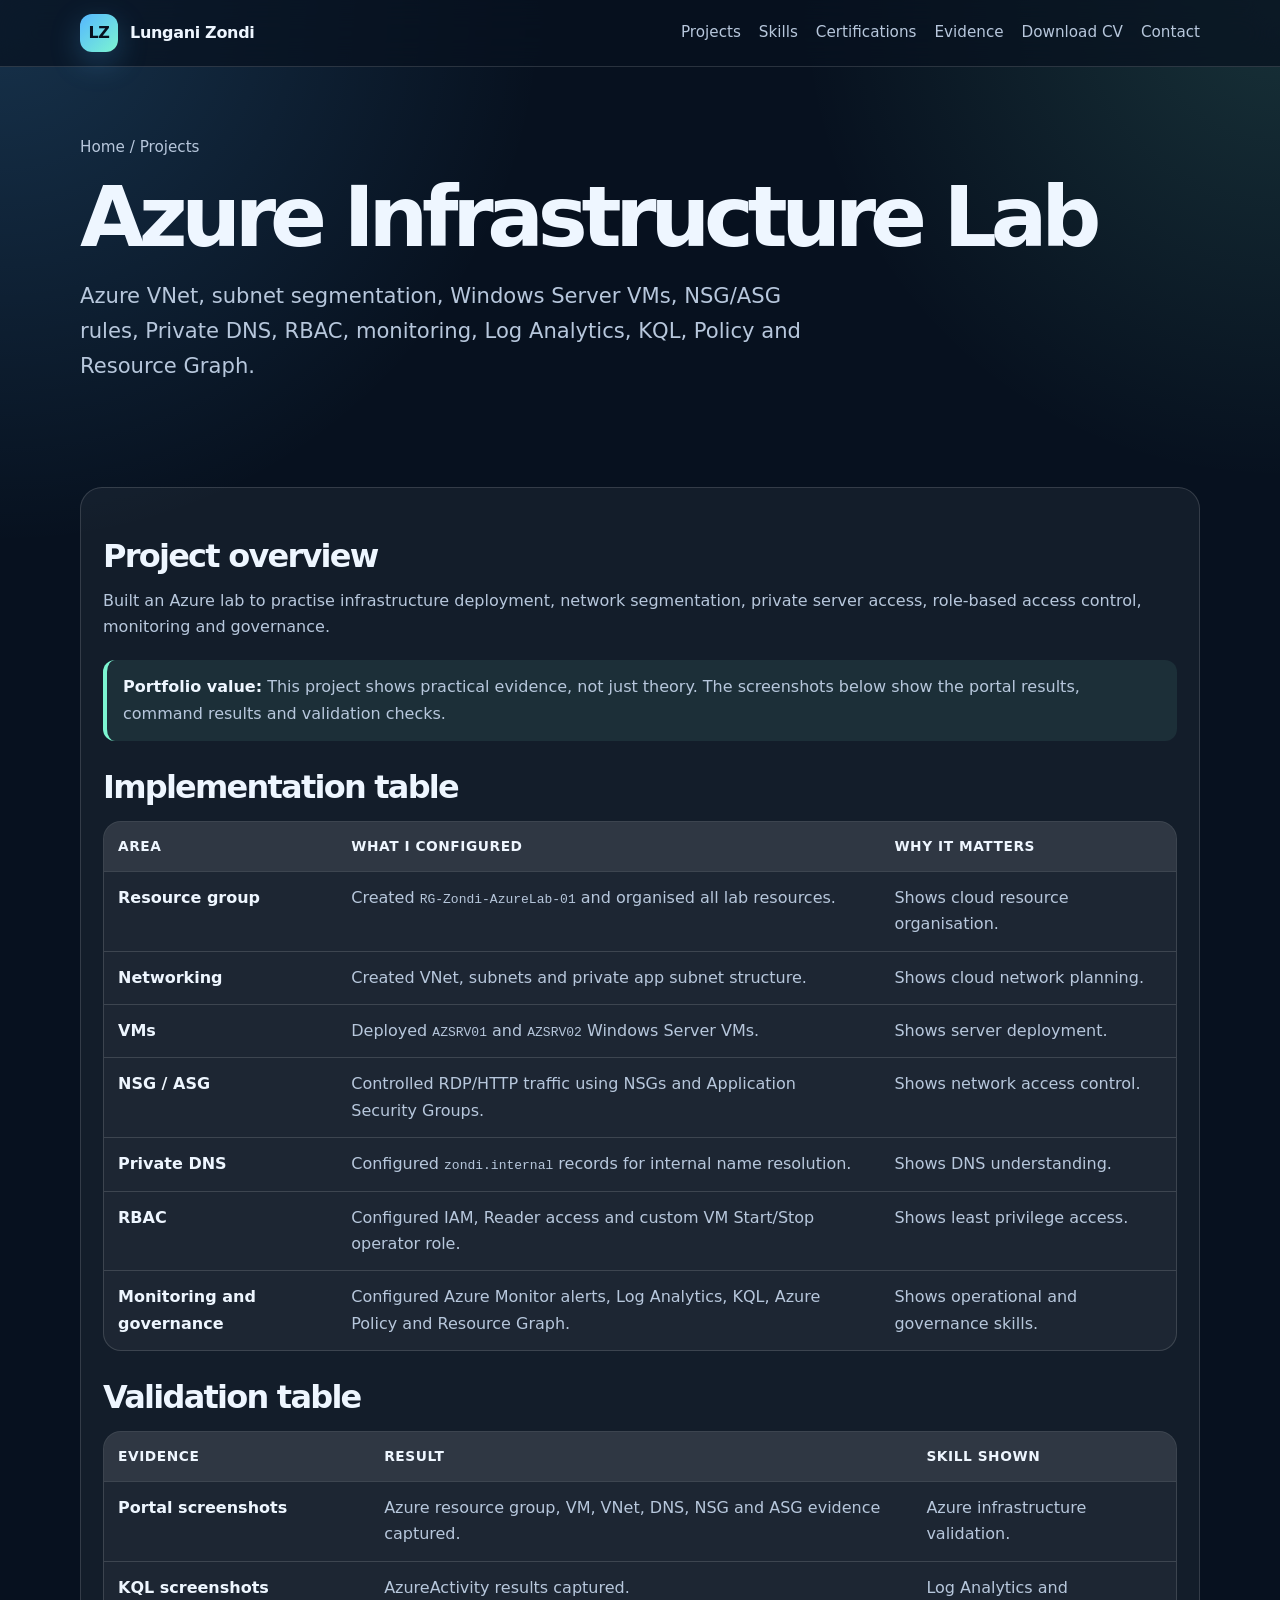
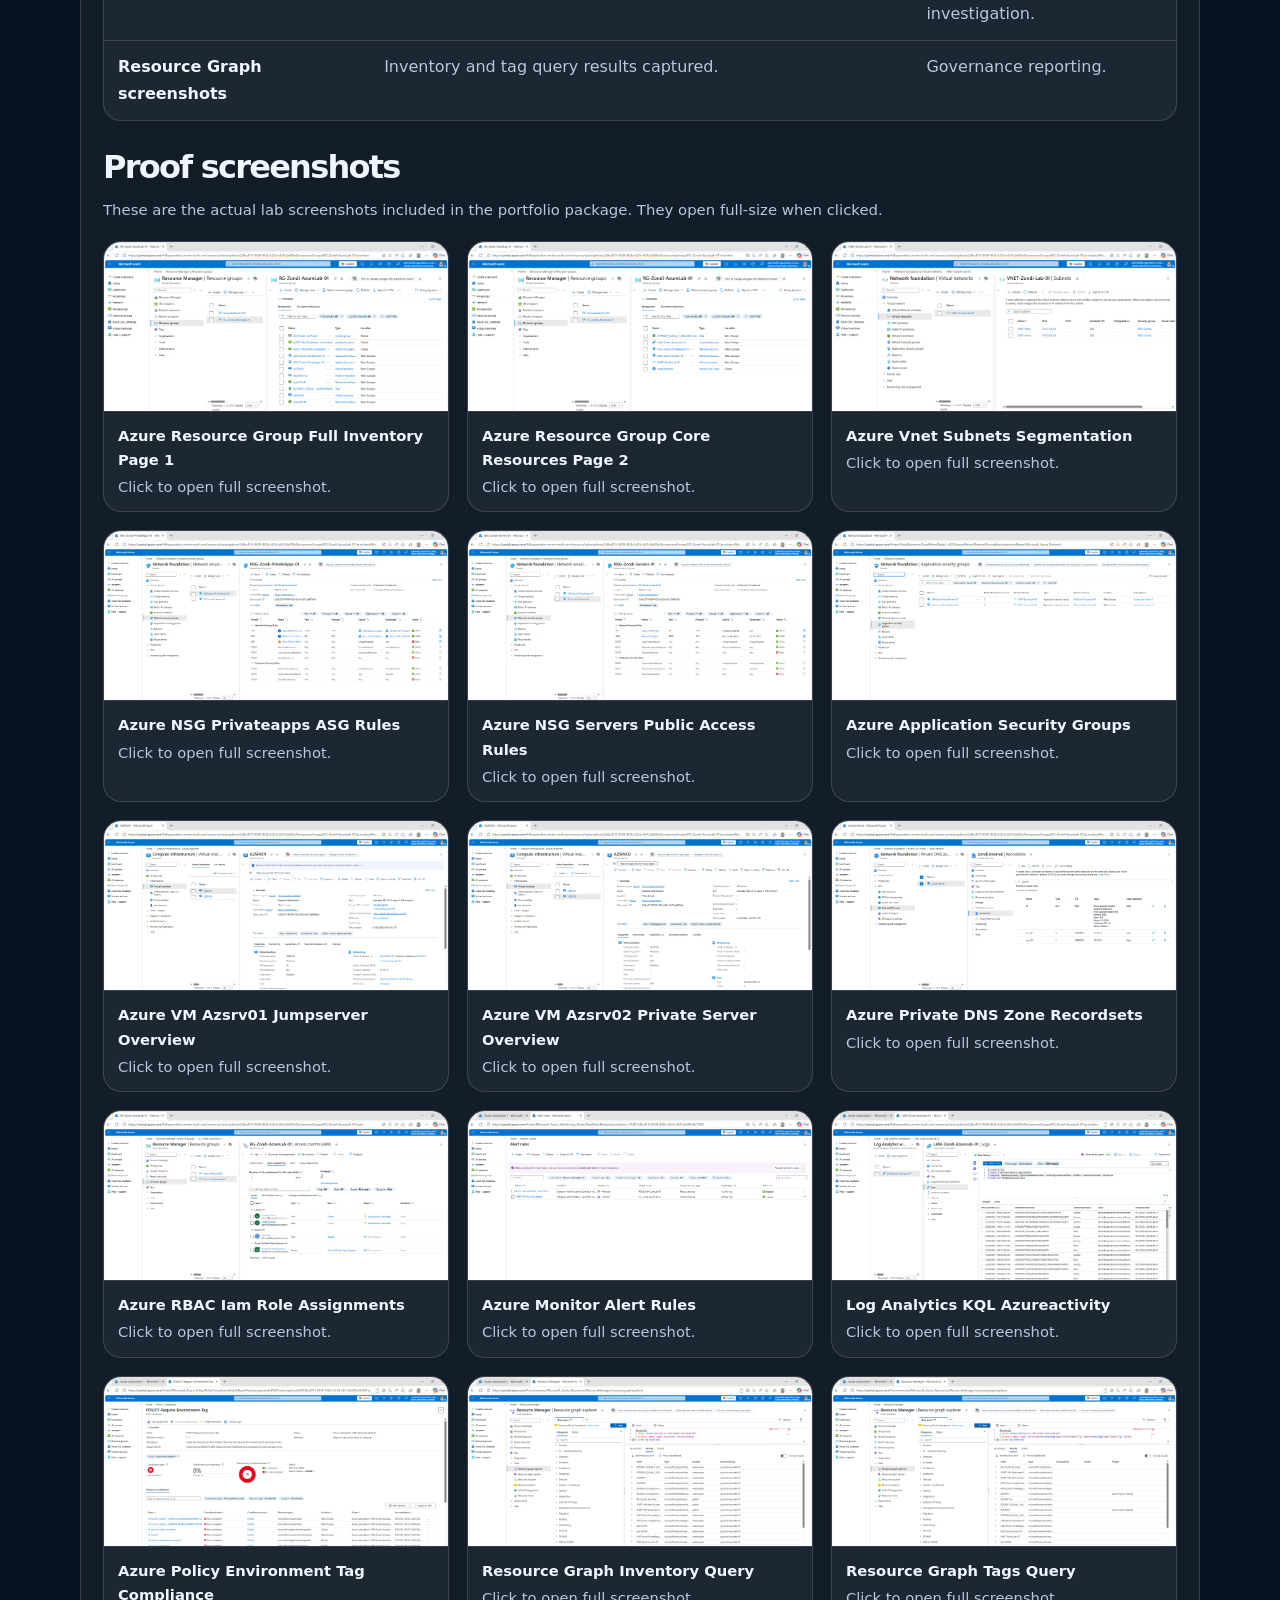
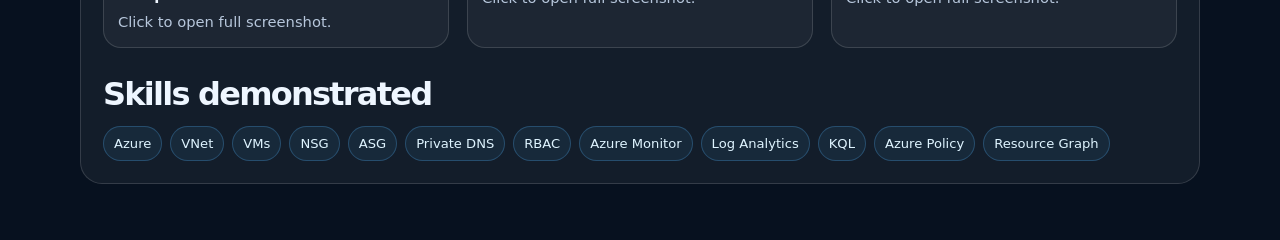
<file: projects/azure-infrastructure.html>
<!DOCTYPE html>
<html lang="en">
<head><meta charset="UTF-8"><meta name="viewport" content="width=device-width, initial-scale=1.0"><title>Azure Infrastructure Lab | Lungani Zondi</title><link rel="stylesheet" href="../assets/styles.css"></head>
<body><header class="nav"><div class="container nav-inner"><a class="brand" href="../index.html"><span class="brand-mark">LZ</span><span>Lungani Zondi</span></a><button class="menu-button" aria-expanded="false">Menu</button><nav class="nav-links"><a href="../index.html#projects">Projects</a><a href="../index.html#skills">Skills</a><a href="../index.html#certifications">Certifications</a><a href="../evidence.html">Evidence</a><a href="../assets/Lungani_Zondi_CV.pdf" download>Download CV</a><a href="../index.html#contact">Contact</a></nav></div></header>
<main>
<section class="page-hero"><div class="container"><div class="breadcrumb"><a href="../index.html">Home</a> / Projects</div><h1>Azure Infrastructure Lab</h1><p class="lead">Azure VNet, subnet segmentation, Windows Server VMs, NSG/ASG rules, Private DNS, RBAC, monitoring, Log Analytics, KQL, Policy and Resource Graph.</p></div></section>
<section class="section"><div class="container article">
<h2>Project overview</h2>
<p>Built an Azure lab to practise infrastructure deployment, network segmentation, private server access, role-based access control, monitoring and governance.</p>
<div class="callout"><strong>Portfolio value:</strong> This project shows practical evidence, not just theory. The screenshots below show the portal results, command results and validation checks.</div>
<h2>Implementation table</h2>
<div class="table-wrap"><table class="lab-table"><thead><tr><th>Area</th><th>What I configured</th><th>Why it matters</th></tr></thead><tbody><tr><td><strong>Resource group</strong></td><td>Created <code>RG-Zondi-AzureLab-01</code> and organised all lab resources.</td><td>Shows cloud resource organisation.</td></tr><tr><td><strong>Networking</strong></td><td>Created VNet, subnets and private app subnet structure.</td><td>Shows cloud network planning.</td></tr><tr><td><strong>VMs</strong></td><td>Deployed <code>AZSRV01</code> and <code>AZSRV02</code> Windows Server VMs.</td><td>Shows server deployment.</td></tr><tr><td><strong>NSG / ASG</strong></td><td>Controlled RDP/HTTP traffic using NSGs and Application Security Groups.</td><td>Shows network access control.</td></tr><tr><td><strong>Private DNS</strong></td><td>Configured <code>zondi.internal</code> records for internal name resolution.</td><td>Shows DNS understanding.</td></tr><tr><td><strong>RBAC</strong></td><td>Configured IAM, Reader access and custom VM Start/Stop operator role.</td><td>Shows least privilege access.</td></tr><tr><td><strong>Monitoring and governance</strong></td><td>Configured Azure Monitor alerts, Log Analytics, KQL, Azure Policy and Resource Graph.</td><td>Shows operational and governance skills.</td></tr></tbody></table></div>
<h2>Validation table</h2>
<div class="table-wrap"><table class="lab-table"><thead><tr><th>Evidence</th><th>Result</th><th>Skill shown</th></tr></thead><tbody><tr><td><strong>Portal screenshots</strong></td><td>Azure resource group, VM, VNet, DNS, NSG and ASG evidence captured.</td><td>Azure infrastructure validation.</td></tr><tr><td><strong>KQL screenshots</strong></td><td>AzureActivity results captured.</td><td>Log Analytics and investigation.</td></tr><tr><td><strong>Resource Graph screenshots</strong></td><td>Inventory and tag query results captured.</td><td>Governance reporting.</td></tr></tbody></table></div>
<h2>Proof screenshots</h2>
<p class="small-note">These are the actual lab screenshots included in the portfolio package. They open full-size when clicked.</p>
<div class="proof-grid">
        <article class="proof-card">
          <a href="../assets/evidence/azure/01-azure-resource-group-full-inventory-page-1.png" target="_blank" rel="noopener">
            <img src="../assets/evidence/azure/01-azure-resource-group-full-inventory-page-1.png" alt="Azure Resource Group Full Inventory Page 1">
            <div class="proof-caption"><strong>Azure Resource Group Full Inventory Page 1</strong>Click to open full screenshot.</div>
          </a>
        </article>
        <article class="proof-card">
          <a href="../assets/evidence/azure/02-azure-resource-group-core-resources-page-2.png" target="_blank" rel="noopener">
            <img src="../assets/evidence/azure/02-azure-resource-group-core-resources-page-2.png" alt="Azure Resource Group Core Resources Page 2">
            <div class="proof-caption"><strong>Azure Resource Group Core Resources Page 2</strong>Click to open full screenshot.</div>
          </a>
        </article>
        <article class="proof-card">
          <a href="../assets/evidence/azure/03-azure-vnet-subnets-segmentation.png" target="_blank" rel="noopener">
            <img src="../assets/evidence/azure/03-azure-vnet-subnets-segmentation.png" alt="Azure Vnet Subnets Segmentation">
            <div class="proof-caption"><strong>Azure Vnet Subnets Segmentation</strong>Click to open full screenshot.</div>
          </a>
        </article>
        <article class="proof-card">
          <a href="../assets/evidence/azure/04-azure-nsg-privateapps-asg-rules.png" target="_blank" rel="noopener">
            <img src="../assets/evidence/azure/04-azure-nsg-privateapps-asg-rules.png" alt="Azure NSG Privateapps ASG Rules">
            <div class="proof-caption"><strong>Azure NSG Privateapps ASG Rules</strong>Click to open full screenshot.</div>
          </a>
        </article>
        <article class="proof-card">
          <a href="../assets/evidence/azure/05-azure-nsg-servers-public-access-rules.png" target="_blank" rel="noopener">
            <img src="../assets/evidence/azure/05-azure-nsg-servers-public-access-rules.png" alt="Azure NSG Servers Public Access Rules">
            <div class="proof-caption"><strong>Azure NSG Servers Public Access Rules</strong>Click to open full screenshot.</div>
          </a>
        </article>
        <article class="proof-card">
          <a href="../assets/evidence/azure/06-azure-application-security-groups.png" target="_blank" rel="noopener">
            <img src="../assets/evidence/azure/06-azure-application-security-groups.png" alt="Azure Application Security Groups">
            <div class="proof-caption"><strong>Azure Application Security Groups</strong>Click to open full screenshot.</div>
          </a>
        </article>
        <article class="proof-card">
          <a href="../assets/evidence/azure/07-azure-vm-azsrv01-jumpserver-overview.png" target="_blank" rel="noopener">
            <img src="../assets/evidence/azure/07-azure-vm-azsrv01-jumpserver-overview.png" alt="Azure VM Azsrv01 Jumpserver Overview">
            <div class="proof-caption"><strong>Azure VM Azsrv01 Jumpserver Overview</strong>Click to open full screenshot.</div>
          </a>
        </article>
        <article class="proof-card">
          <a href="../assets/evidence/azure/08-azure-vm-azsrv02-private-server-overview.png" target="_blank" rel="noopener">
            <img src="../assets/evidence/azure/08-azure-vm-azsrv02-private-server-overview.png" alt="Azure VM Azsrv02 Private Server Overview">
            <div class="proof-caption"><strong>Azure VM Azsrv02 Private Server Overview</strong>Click to open full screenshot.</div>
          </a>
        </article>
        <article class="proof-card">
          <a href="../assets/evidence/azure/09-azure-private-dns-zone-recordsets.png" target="_blank" rel="noopener">
            <img src="../assets/evidence/azure/09-azure-private-dns-zone-recordsets.png" alt="Azure Private DNS Zone Recordsets">
            <div class="proof-caption"><strong>Azure Private DNS Zone Recordsets</strong>Click to open full screenshot.</div>
          </a>
        </article>
        <article class="proof-card">
          <a href="../assets/evidence/azure/10-azure-rbac-iam-role-assignments.png" target="_blank" rel="noopener">
            <img src="../assets/evidence/azure/10-azure-rbac-iam-role-assignments.png" alt="Azure RBAC Iam Role Assignments">
            <div class="proof-caption"><strong>Azure RBAC Iam Role Assignments</strong>Click to open full screenshot.</div>
          </a>
        </article>
        <article class="proof-card">
          <a href="../assets/evidence/azure/11-azure-monitor-alert-rules.png" target="_blank" rel="noopener">
            <img src="../assets/evidence/azure/11-azure-monitor-alert-rules.png" alt="Azure Monitor Alert Rules">
            <div class="proof-caption"><strong>Azure Monitor Alert Rules</strong>Click to open full screenshot.</div>
          </a>
        </article>
        <article class="proof-card">
          <a href="../assets/evidence/azure/12-log-analytics-kql-azureactivity.png" target="_blank" rel="noopener">
            <img src="../assets/evidence/azure/12-log-analytics-kql-azureactivity.png" alt="Log Analytics KQL Azureactivity">
            <div class="proof-caption"><strong>Log Analytics KQL Azureactivity</strong>Click to open full screenshot.</div>
          </a>
        </article>
        <article class="proof-card">
          <a href="../assets/evidence/azure/13-azure-policy-environment-tag-compliance.png" target="_blank" rel="noopener">
            <img src="../assets/evidence/azure/13-azure-policy-environment-tag-compliance.png" alt="Azure Policy Environment Tag Compliance">
            <div class="proof-caption"><strong>Azure Policy Environment Tag Compliance</strong>Click to open full screenshot.</div>
          </a>
        </article>
        <article class="proof-card">
          <a href="../assets/evidence/azure/14-resource-graph-inventory-query.png" target="_blank" rel="noopener">
            <img src="../assets/evidence/azure/14-resource-graph-inventory-query.png" alt="Resource Graph Inventory Query">
            <div class="proof-caption"><strong>Resource Graph Inventory Query</strong>Click to open full screenshot.</div>
          </a>
        </article>
        <article class="proof-card">
          <a href="../assets/evidence/azure/15-resource-graph-tags-query.png" target="_blank" rel="noopener">
            <img src="../assets/evidence/azure/15-resource-graph-tags-query.png" alt="Resource Graph Tags Query">
            <div class="proof-caption"><strong>Resource Graph Tags Query</strong>Click to open full screenshot.</div>
          </a>
        </article></div>
<h2>Skills demonstrated</h2>
<div class="tags"><span class="tag">Azure</span><span class="tag">VNet</span><span class="tag">VMs</span><span class="tag">NSG</span><span class="tag">ASG</span><span class="tag">Private DNS</span><span class="tag">RBAC</span><span class="tag">Azure Monitor</span><span class="tag">Log Analytics</span><span class="tag">KQL</span><span class="tag">Azure Policy</span><span class="tag">Resource Graph</span></div>
</div></section>
</main>
<script src="../assets/main.js"></script>
</body></html>
</file>
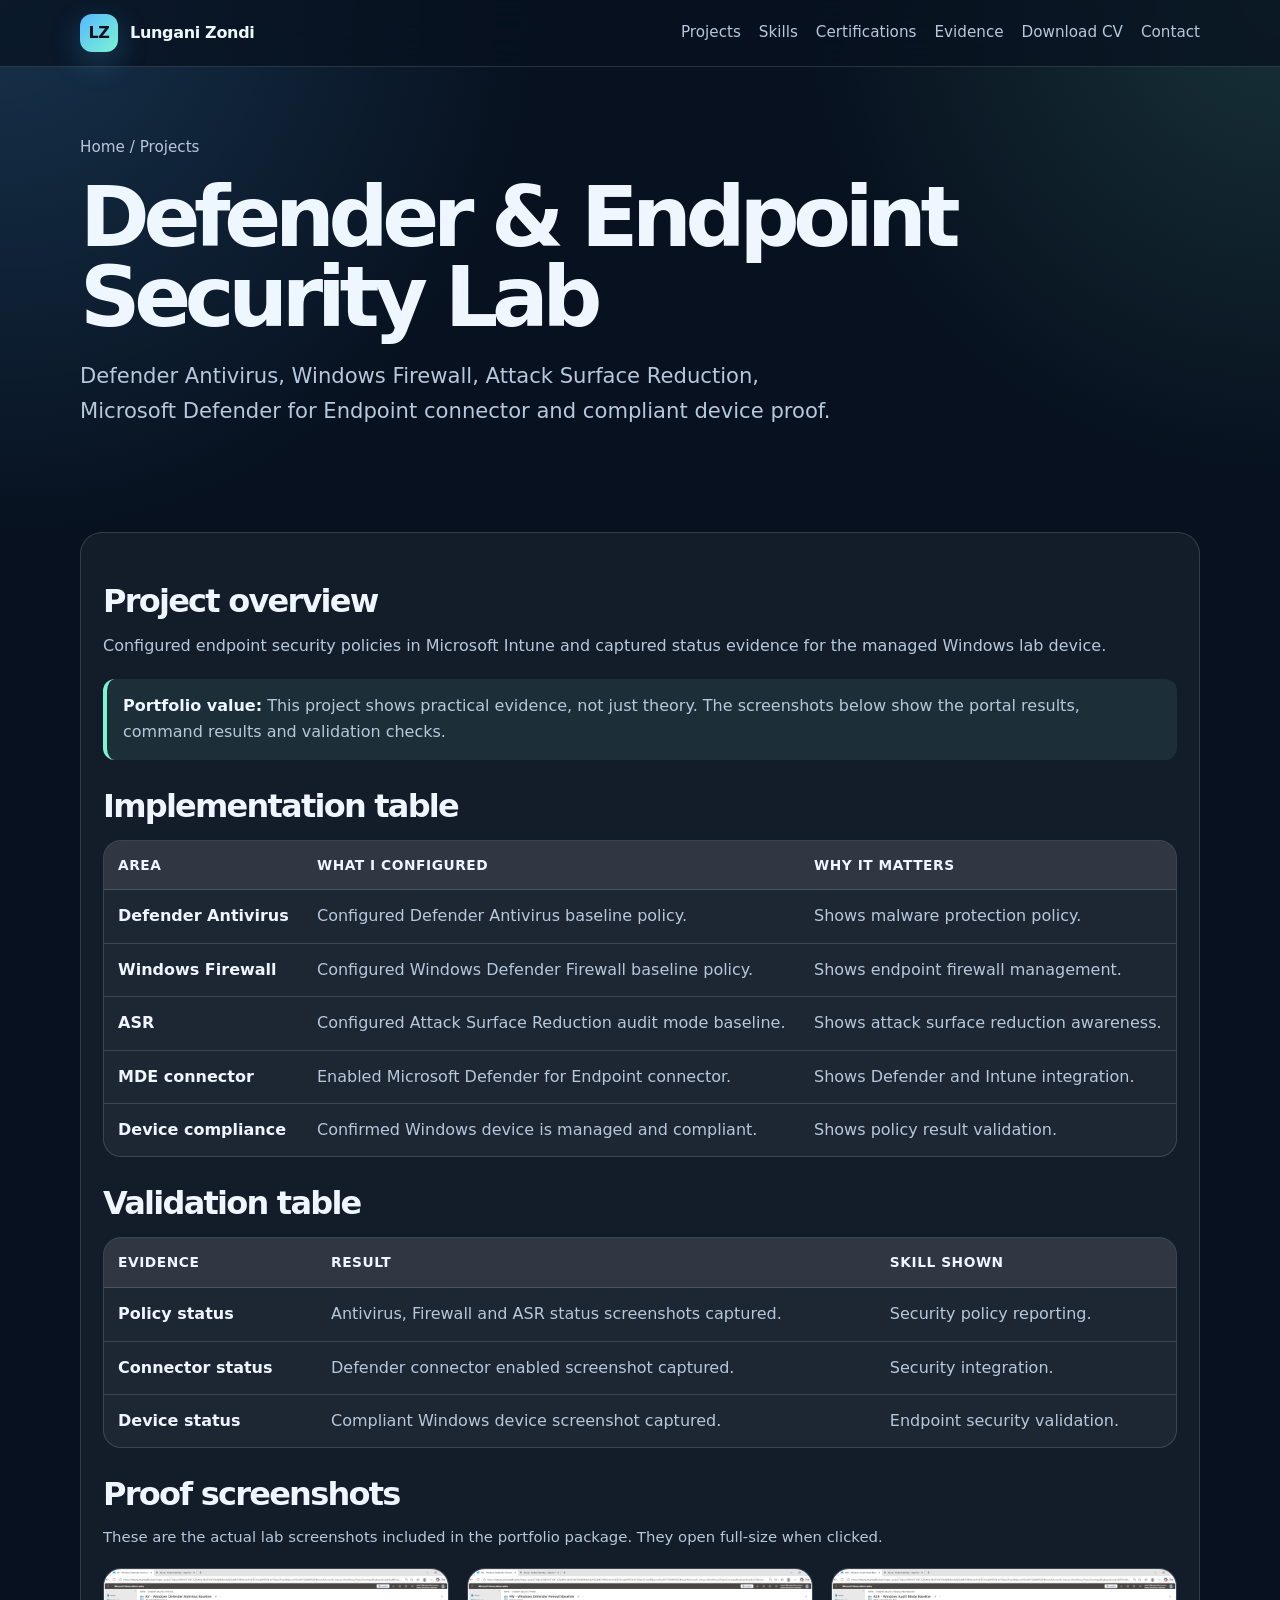
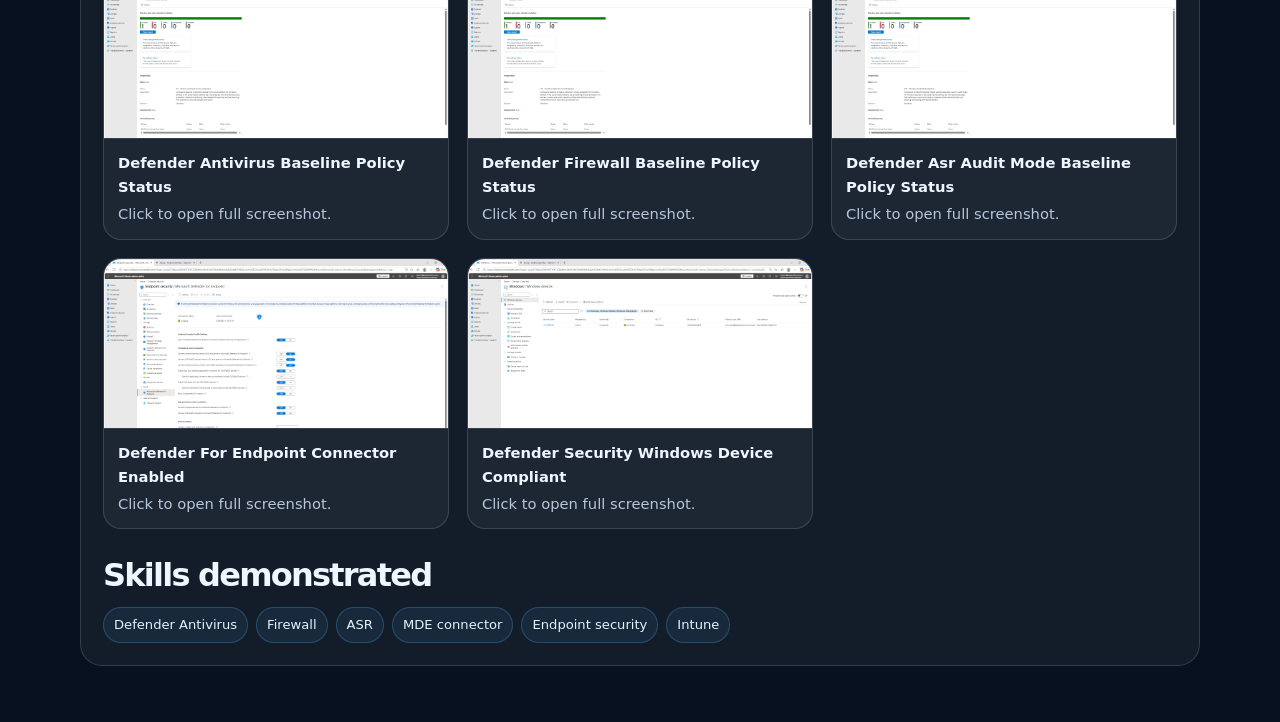
<file: projects/defender-security.html>
<!DOCTYPE html>
<html lang="en">
<head><meta charset="UTF-8"><meta name="viewport" content="width=device-width, initial-scale=1.0"><title>Defender &amp; Endpoint Security Lab | Lungani Zondi</title><link rel="stylesheet" href="../assets/styles.css"></head>
<body><header class="nav"><div class="container nav-inner"><a class="brand" href="../index.html"><span class="brand-mark">LZ</span><span>Lungani Zondi</span></a><button class="menu-button" aria-expanded="false">Menu</button><nav class="nav-links"><a href="../index.html#projects">Projects</a><a href="../index.html#skills">Skills</a><a href="../index.html#certifications">Certifications</a><a href="../evidence.html">Evidence</a><a href="../assets/Lungani_Zondi_CV.pdf" download>Download CV</a><a href="../index.html#contact">Contact</a></nav></div></header>
<main>
<section class="page-hero"><div class="container"><div class="breadcrumb"><a href="../index.html">Home</a> / Projects</div><h1>Defender &amp; Endpoint Security Lab</h1><p class="lead">Defender Antivirus, Windows Firewall, Attack Surface Reduction, Microsoft Defender for Endpoint connector and compliant device proof.</p></div></section>
<section class="section"><div class="container article">
<h2>Project overview</h2>
<p>Configured endpoint security policies in Microsoft Intune and captured status evidence for the managed Windows lab device.</p>
<div class="callout"><strong>Portfolio value:</strong> This project shows practical evidence, not just theory. The screenshots below show the portal results, command results and validation checks.</div>
<h2>Implementation table</h2>
<div class="table-wrap"><table class="lab-table"><thead><tr><th>Area</th><th>What I configured</th><th>Why it matters</th></tr></thead><tbody><tr><td><strong>Defender Antivirus</strong></td><td>Configured Defender Antivirus baseline policy.</td><td>Shows malware protection policy.</td></tr><tr><td><strong>Windows Firewall</strong></td><td>Configured Windows Defender Firewall baseline policy.</td><td>Shows endpoint firewall management.</td></tr><tr><td><strong>ASR</strong></td><td>Configured Attack Surface Reduction audit mode baseline.</td><td>Shows attack surface reduction awareness.</td></tr><tr><td><strong>MDE connector</strong></td><td>Enabled Microsoft Defender for Endpoint connector.</td><td>Shows Defender and Intune integration.</td></tr><tr><td><strong>Device compliance</strong></td><td>Confirmed Windows device is managed and compliant.</td><td>Shows policy result validation.</td></tr></tbody></table></div>
<h2>Validation table</h2>
<div class="table-wrap"><table class="lab-table"><thead><tr><th>Evidence</th><th>Result</th><th>Skill shown</th></tr></thead><tbody><tr><td><strong>Policy status</strong></td><td>Antivirus, Firewall and ASR status screenshots captured.</td><td>Security policy reporting.</td></tr><tr><td><strong>Connector status</strong></td><td>Defender connector enabled screenshot captured.</td><td>Security integration.</td></tr><tr><td><strong>Device status</strong></td><td>Compliant Windows device screenshot captured.</td><td>Endpoint security validation.</td></tr></tbody></table></div>
<h2>Proof screenshots</h2>
<p class="small-note">These are the actual lab screenshots included in the portfolio package. They open full-size when clicked.</p>
<div class="proof-grid">
        <article class="proof-card">
          <a href="../assets/evidence/defender-security/01-defender-antivirus-baseline-policy-status.png" target="_blank" rel="noopener">
            <img src="../assets/evidence/defender-security/01-defender-antivirus-baseline-policy-status.png" alt="Defender Antivirus Baseline Policy Status">
            <div class="proof-caption"><strong>Defender Antivirus Baseline Policy Status</strong>Click to open full screenshot.</div>
          </a>
        </article>
        <article class="proof-card">
          <a href="../assets/evidence/defender-security/02-defender-firewall-baseline-policy-status.png" target="_blank" rel="noopener">
            <img src="../assets/evidence/defender-security/02-defender-firewall-baseline-policy-status.png" alt="Defender Firewall Baseline Policy Status">
            <div class="proof-caption"><strong>Defender Firewall Baseline Policy Status</strong>Click to open full screenshot.</div>
          </a>
        </article>
        <article class="proof-card">
          <a href="../assets/evidence/defender-security/03-defender-asr-audit-mode-baseline-policy-status.png" target="_blank" rel="noopener">
            <img src="../assets/evidence/defender-security/03-defender-asr-audit-mode-baseline-policy-status.png" alt="Defender Asr Audit Mode Baseline Policy Status">
            <div class="proof-caption"><strong>Defender Asr Audit Mode Baseline Policy Status</strong>Click to open full screenshot.</div>
          </a>
        </article>
        <article class="proof-card">
          <a href="../assets/evidence/defender-security/04-defender-for-endpoint-connector-enabled.png" target="_blank" rel="noopener">
            <img src="../assets/evidence/defender-security/04-defender-for-endpoint-connector-enabled.png" alt="Defender For Endpoint Connector Enabled">
            <div class="proof-caption"><strong>Defender For Endpoint Connector Enabled</strong>Click to open full screenshot.</div>
          </a>
        </article>
        <article class="proof-card">
          <a href="../assets/evidence/defender-security/05-defender-security-windows-device-compliant.png" target="_blank" rel="noopener">
            <img src="../assets/evidence/defender-security/05-defender-security-windows-device-compliant.png" alt="Defender Security Windows Device Compliant">
            <div class="proof-caption"><strong>Defender Security Windows Device Compliant</strong>Click to open full screenshot.</div>
          </a>
        </article></div>
<h2>Skills demonstrated</h2>
<div class="tags"><span class="tag">Defender Antivirus</span><span class="tag">Firewall</span><span class="tag">ASR</span><span class="tag">MDE connector</span><span class="tag">Endpoint security</span><span class="tag">Intune</span></div>
</div></section>
</main>
<script src="../assets/main.js"></script>
</body></html>
</file>
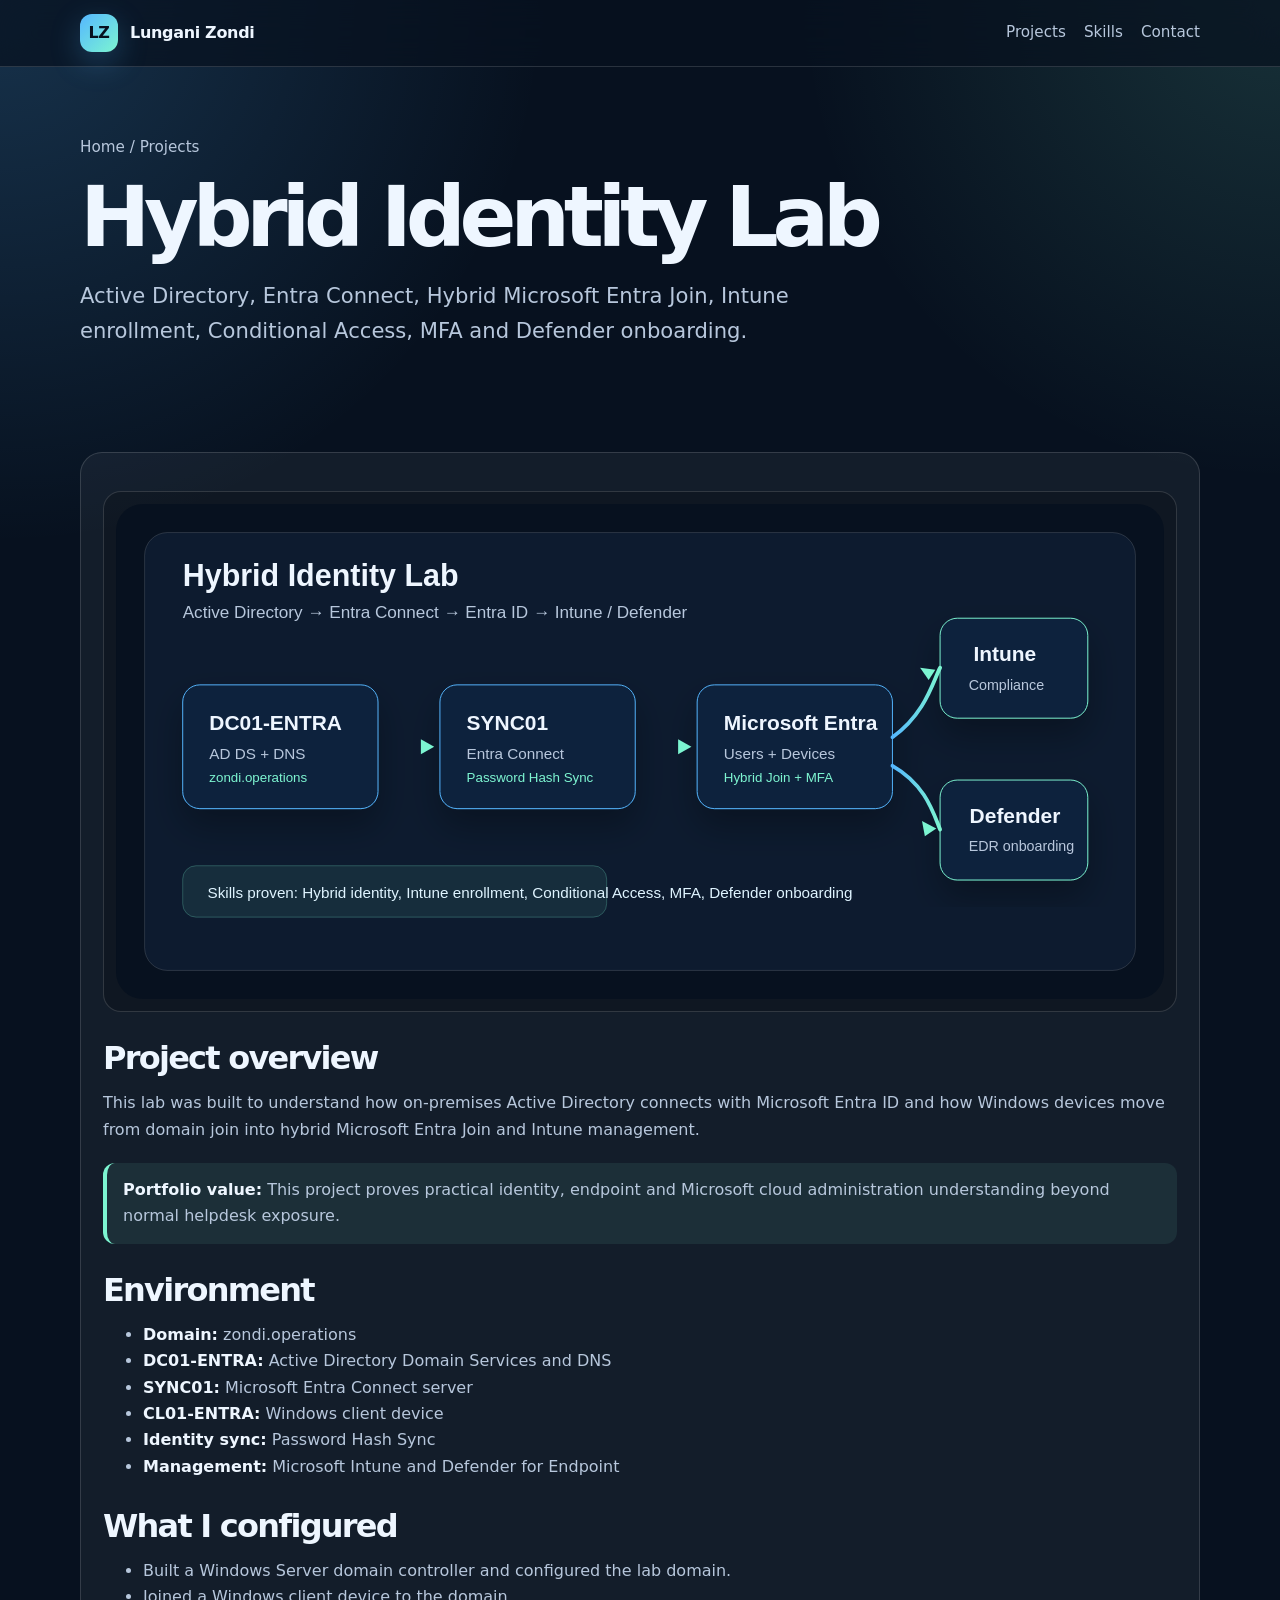
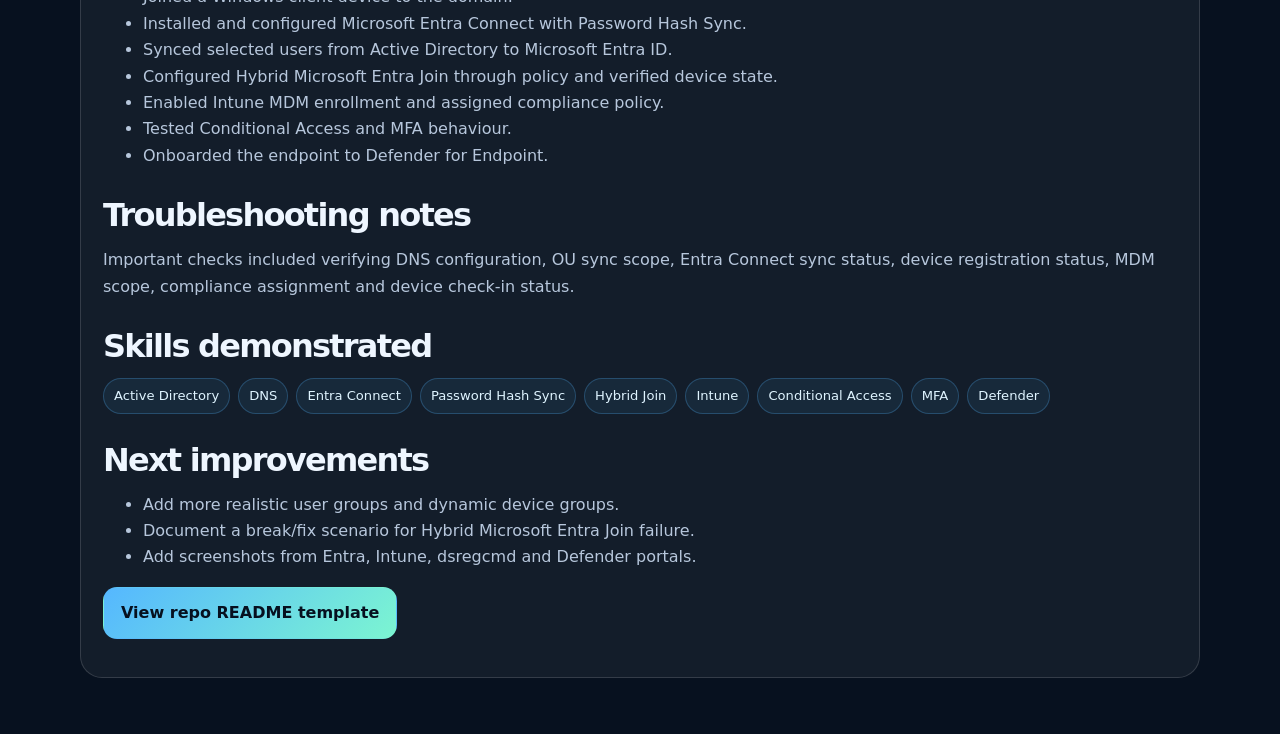
<file: projects/hybrid-identity.html>
<!DOCTYPE html>
<html lang="en">
<head>
  <meta charset="UTF-8" />
  <meta name="viewport" content="width=device-width, initial-scale=1.0" />
  <title>Hybrid Identity Lab | Lungani Zondi</title>
  <link rel="stylesheet" href="../assets/styles.css" />
</head>
<body>
  <header class="nav"><div class="container nav-inner"><a class="brand" href="../index.html"><span class="brand-mark">LZ</span><span>Lungani Zondi</span></a><button class="menu-button" aria-expanded="false">Menu</button><nav class="nav-links"><a href="../index.html#projects">Projects</a><a href="../index.html#skills">Skills</a><a href="../index.html#contact">Contact</a></nav></div></header>
  <main>
    <section class="page-hero"><div class="container"><div class="breadcrumb"><a href="../index.html">Home</a> / Projects</div><h1>Hybrid Identity Lab</h1><p class="lead">Active Directory, Entra Connect, Hybrid Microsoft Entra Join, Intune enrollment, Conditional Access, MFA and Defender onboarding.</p></div></section>
    <section class="section"><div class="container article">
      <div class="diagram"><img src="../assets/hybrid-identity.svg" alt="Hybrid identity lab architecture diagram"></div>
      <h2>Project overview</h2>
      <p>This lab was built to understand how on-premises Active Directory connects with Microsoft Entra ID and how Windows devices move from domain join into hybrid Microsoft Entra Join and Intune management.</p>
      <div class="callout"><strong>Portfolio value:</strong> This project proves practical identity, endpoint and Microsoft cloud administration understanding beyond normal helpdesk exposure.</div>
      <h2>Environment</h2>
      <ul>
        <li><strong>Domain:</strong> zondi.operations</li>
        <li><strong>DC01-ENTRA:</strong> Active Directory Domain Services and DNS</li>
        <li><strong>SYNC01:</strong> Microsoft Entra Connect server</li>
        <li><strong>CL01-ENTRA:</strong> Windows client device</li>
        <li><strong>Identity sync:</strong> Password Hash Sync</li>
        <li><strong>Management:</strong> Microsoft Intune and Defender for Endpoint</li>
      </ul>
      <h2>What I configured</h2>
      <ul>
        <li>Built a Windows Server domain controller and configured the lab domain.</li>
        <li>Joined a Windows client device to the domain.</li>
        <li>Installed and configured Microsoft Entra Connect with Password Hash Sync.</li>
        <li>Synced selected users from Active Directory to Microsoft Entra ID.</li>
        <li>Configured Hybrid Microsoft Entra Join through policy and verified device state.</li>
        <li>Enabled Intune MDM enrollment and assigned compliance policy.</li>
        <li>Tested Conditional Access and MFA behaviour.</li>
        <li>Onboarded the endpoint to Defender for Endpoint.</li>
      </ul>
      <h2>Troubleshooting notes</h2>
      <p>Important checks included verifying DNS configuration, OU sync scope, Entra Connect sync status, device registration status, MDM scope, compliance assignment and device check-in status.</p>
      <h2>Skills demonstrated</h2>
      <div class="tags"><span class="tag">Active Directory</span><span class="tag">DNS</span><span class="tag">Entra Connect</span><span class="tag">Password Hash Sync</span><span class="tag">Hybrid Join</span><span class="tag">Intune</span><span class="tag">Conditional Access</span><span class="tag">MFA</span><span class="tag">Defender</span></div>
      <h2>Next improvements</h2>
      <ul>
        <li>Add more realistic user groups and dynamic device groups.</li>
        <li>Document a break/fix scenario for Hybrid Microsoft Entra Join failure.</li>
        <li>Add screenshots from Entra, Intune, dsregcmd and Defender portals.</li>
      </ul>
      <p><a class="button primary" href="../repos/hybrid-identity-lab/README.md">View repo README template</a></p>
    </div></section>
  </main>
  <script src="../assets/main.js"></script>
</body>
</html>
</file>
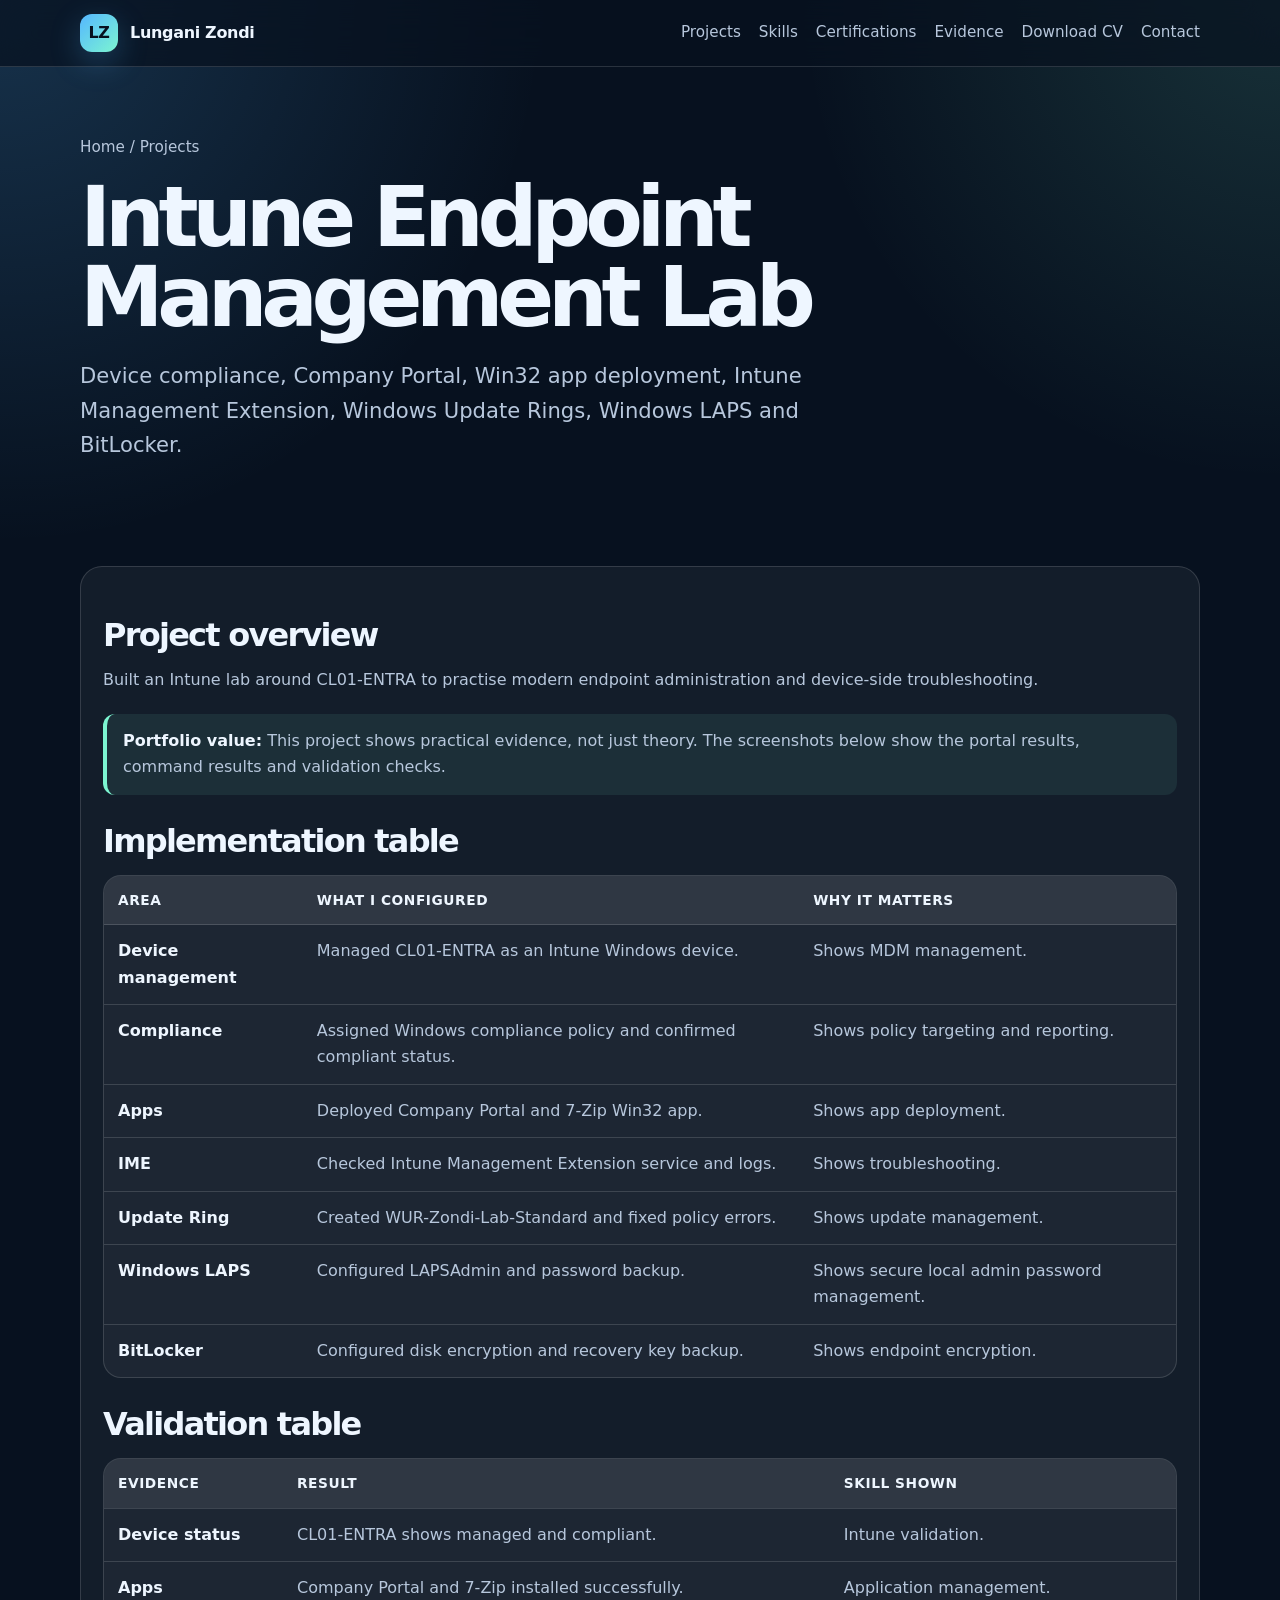
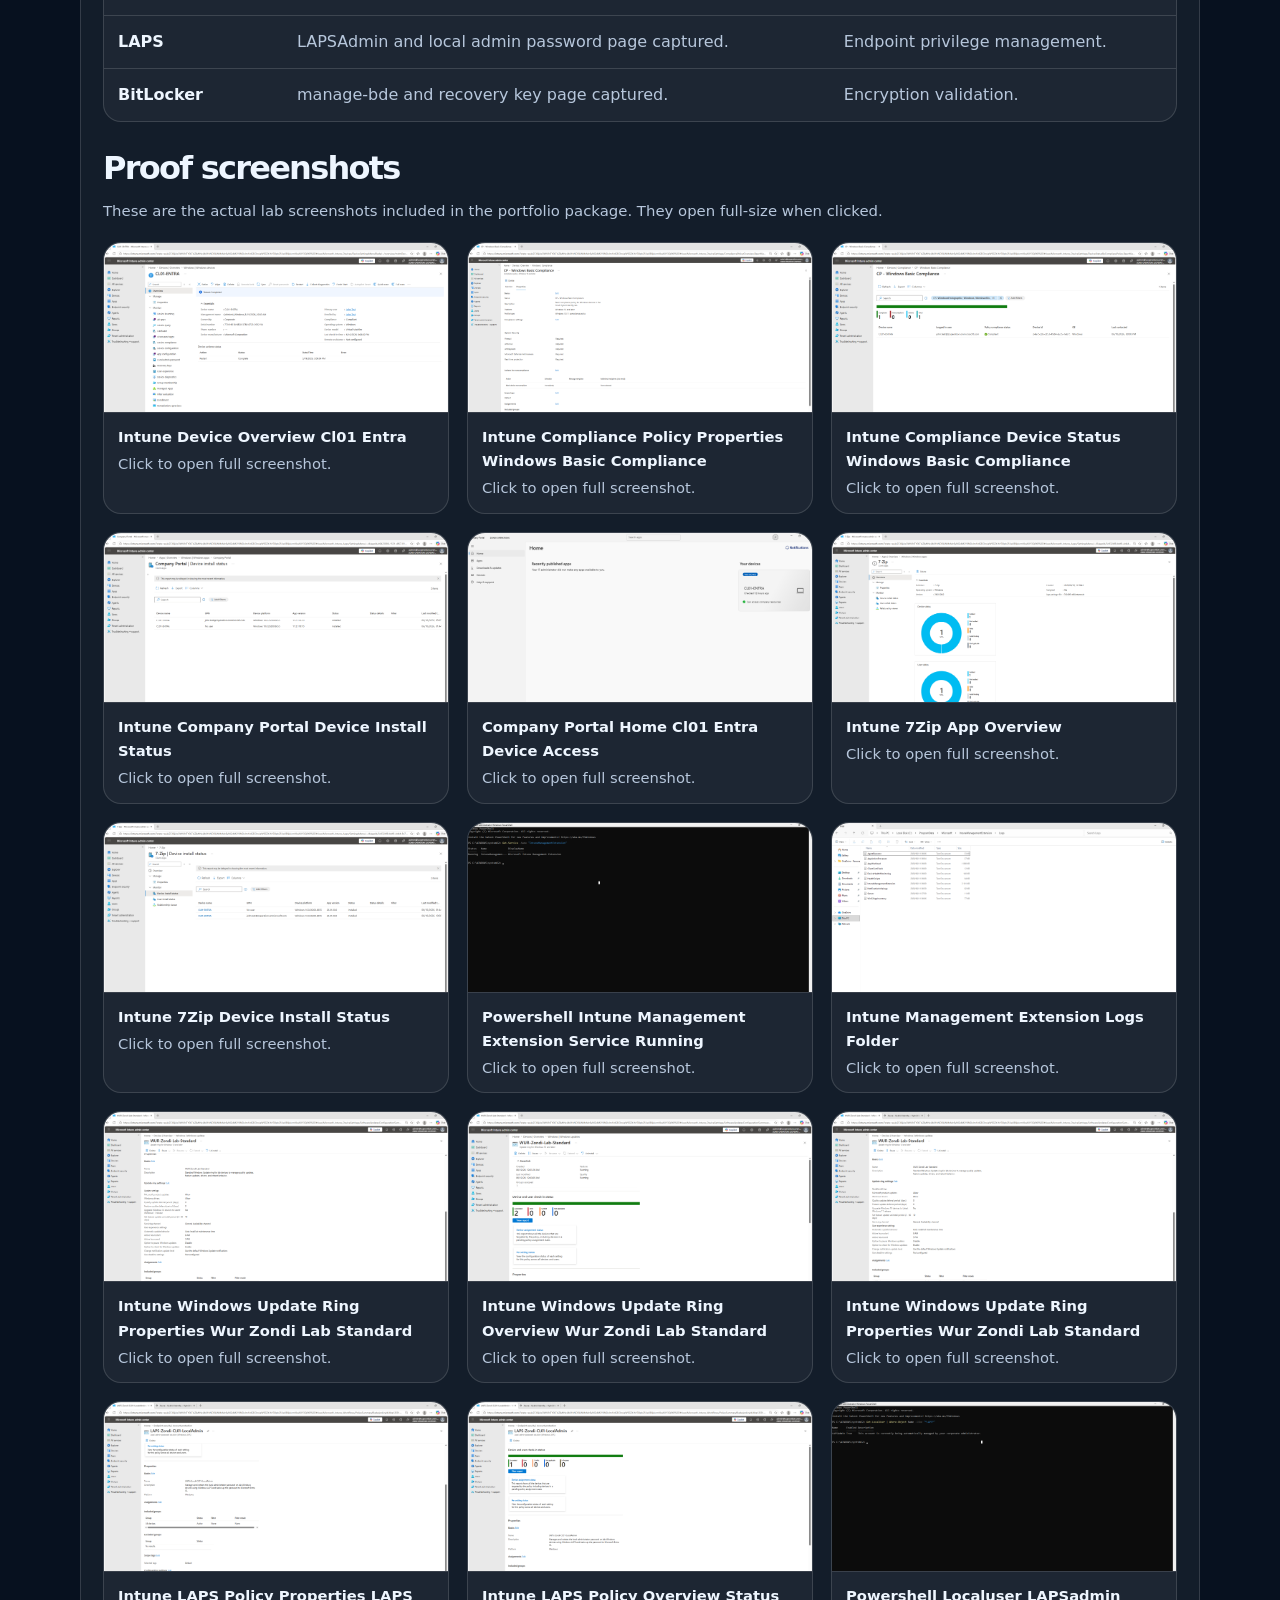
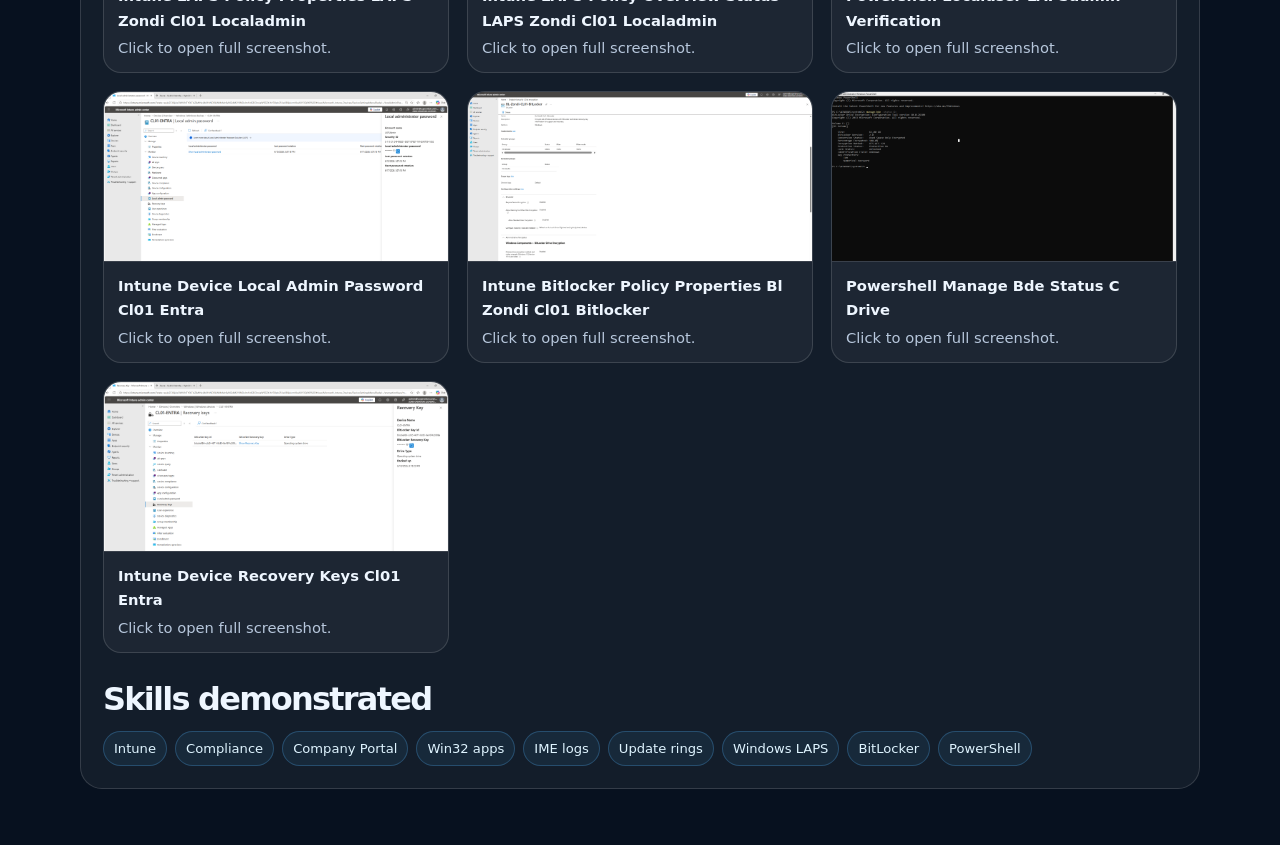
<file: projects/intune-endpoint.html>
<!DOCTYPE html>
<html lang="en">
<head><meta charset="UTF-8"><meta name="viewport" content="width=device-width, initial-scale=1.0"><title>Intune Endpoint Management Lab | Lungani Zondi</title><link rel="stylesheet" href="../assets/styles.css"></head>
<body><header class="nav"><div class="container nav-inner"><a class="brand" href="../index.html"><span class="brand-mark">LZ</span><span>Lungani Zondi</span></a><button class="menu-button" aria-expanded="false">Menu</button><nav class="nav-links"><a href="../index.html#projects">Projects</a><a href="../index.html#skills">Skills</a><a href="../index.html#certifications">Certifications</a><a href="../evidence.html">Evidence</a><a href="../assets/Lungani_Zondi_CV.pdf" download>Download CV</a><a href="../index.html#contact">Contact</a></nav></div></header>
<main>
<section class="page-hero"><div class="container"><div class="breadcrumb"><a href="../index.html">Home</a> / Projects</div><h1>Intune Endpoint Management Lab</h1><p class="lead">Device compliance, Company Portal, Win32 app deployment, Intune Management Extension, Windows Update Rings, Windows LAPS and BitLocker.</p></div></section>
<section class="section"><div class="container article">
<h2>Project overview</h2>
<p>Built an Intune lab around CL01-ENTRA to practise modern endpoint administration and device-side troubleshooting.</p>
<div class="callout"><strong>Portfolio value:</strong> This project shows practical evidence, not just theory. The screenshots below show the portal results, command results and validation checks.</div>
<h2>Implementation table</h2>
<div class="table-wrap"><table class="lab-table"><thead><tr><th>Area</th><th>What I configured</th><th>Why it matters</th></tr></thead><tbody><tr><td><strong>Device management</strong></td><td>Managed CL01-ENTRA as an Intune Windows device.</td><td>Shows MDM management.</td></tr><tr><td><strong>Compliance</strong></td><td>Assigned Windows compliance policy and confirmed compliant status.</td><td>Shows policy targeting and reporting.</td></tr><tr><td><strong>Apps</strong></td><td>Deployed Company Portal and 7-Zip Win32 app.</td><td>Shows app deployment.</td></tr><tr><td><strong>IME</strong></td><td>Checked Intune Management Extension service and logs.</td><td>Shows troubleshooting.</td></tr><tr><td><strong>Update Ring</strong></td><td>Created WUR-Zondi-Lab-Standard and fixed policy errors.</td><td>Shows update management.</td></tr><tr><td><strong>Windows LAPS</strong></td><td>Configured LAPSAdmin and password backup.</td><td>Shows secure local admin password management.</td></tr><tr><td><strong>BitLocker</strong></td><td>Configured disk encryption and recovery key backup.</td><td>Shows endpoint encryption.</td></tr></tbody></table></div>
<h2>Validation table</h2>
<div class="table-wrap"><table class="lab-table"><thead><tr><th>Evidence</th><th>Result</th><th>Skill shown</th></tr></thead><tbody><tr><td><strong>Device status</strong></td><td>CL01-ENTRA shows managed and compliant.</td><td>Intune validation.</td></tr><tr><td><strong>Apps</strong></td><td>Company Portal and 7-Zip installed successfully.</td><td>Application management.</td></tr><tr><td><strong>LAPS</strong></td><td>LAPSAdmin and local admin password page captured.</td><td>Endpoint privilege management.</td></tr><tr><td><strong>BitLocker</strong></td><td>manage-bde and recovery key page captured.</td><td>Encryption validation.</td></tr></tbody></table></div>
<h2>Proof screenshots</h2>
<p class="small-note">These are the actual lab screenshots included in the portfolio package. They open full-size when clicked.</p>
<div class="proof-grid">
        <article class="proof-card">
          <a href="../assets/evidence/intune/01-intune-device-overview-cl01-entra.png" target="_blank" rel="noopener">
            <img src="../assets/evidence/intune/01-intune-device-overview-cl01-entra.png" alt="Intune Device Overview Cl01 Entra">
            <div class="proof-caption"><strong>Intune Device Overview Cl01 Entra</strong>Click to open full screenshot.</div>
          </a>
        </article>
        <article class="proof-card">
          <a href="../assets/evidence/intune/02-intune-compliance-policy-properties-windows-basic-compliance.png" target="_blank" rel="noopener">
            <img src="../assets/evidence/intune/02-intune-compliance-policy-properties-windows-basic-compliance.png" alt="Intune Compliance Policy Properties Windows Basic Compliance">
            <div class="proof-caption"><strong>Intune Compliance Policy Properties Windows Basic Compliance</strong>Click to open full screenshot.</div>
          </a>
        </article>
        <article class="proof-card">
          <a href="../assets/evidence/intune/03-intune-compliance-device-status-windows-basic-compliance.png" target="_blank" rel="noopener">
            <img src="../assets/evidence/intune/03-intune-compliance-device-status-windows-basic-compliance.png" alt="Intune Compliance Device Status Windows Basic Compliance">
            <div class="proof-caption"><strong>Intune Compliance Device Status Windows Basic Compliance</strong>Click to open full screenshot.</div>
          </a>
        </article>
        <article class="proof-card">
          <a href="../assets/evidence/intune/04-intune-company-portal-device-install-status.png" target="_blank" rel="noopener">
            <img src="../assets/evidence/intune/04-intune-company-portal-device-install-status.png" alt="Intune Company Portal Device Install Status">
            <div class="proof-caption"><strong>Intune Company Portal Device Install Status</strong>Click to open full screenshot.</div>
          </a>
        </article>
        <article class="proof-card">
          <a href="../assets/evidence/intune/05-company-portal-home-cl01-entra-device-access.png" target="_blank" rel="noopener">
            <img src="../assets/evidence/intune/05-company-portal-home-cl01-entra-device-access.png" alt="Company Portal Home Cl01 Entra Device Access">
            <div class="proof-caption"><strong>Company Portal Home Cl01 Entra Device Access</strong>Click to open full screenshot.</div>
          </a>
        </article>
        <article class="proof-card">
          <a href="../assets/evidence/intune/06-intune-7zip-app-overview.png" target="_blank" rel="noopener">
            <img src="../assets/evidence/intune/06-intune-7zip-app-overview.png" alt="Intune 7Zip App Overview">
            <div class="proof-caption"><strong>Intune 7Zip App Overview</strong>Click to open full screenshot.</div>
          </a>
        </article>
        <article class="proof-card">
          <a href="../assets/evidence/intune/07-intune-7zip-device-install-status.png" target="_blank" rel="noopener">
            <img src="../assets/evidence/intune/07-intune-7zip-device-install-status.png" alt="Intune 7Zip Device Install Status">
            <div class="proof-caption"><strong>Intune 7Zip Device Install Status</strong>Click to open full screenshot.</div>
          </a>
        </article>
        <article class="proof-card">
          <a href="../assets/evidence/intune/08-powershell-intune-management-extension-service-running.png" target="_blank" rel="noopener">
            <img src="../assets/evidence/intune/08-powershell-intune-management-extension-service-running.png" alt="Powershell Intune Management Extension Service Running">
            <div class="proof-caption"><strong>Powershell Intune Management Extension Service Running</strong>Click to open full screenshot.</div>
          </a>
        </article>
        <article class="proof-card">
          <a href="../assets/evidence/intune/09-intune-management-extension-logs-folder.png" target="_blank" rel="noopener">
            <img src="../assets/evidence/intune/09-intune-management-extension-logs-folder.png" alt="Intune Management Extension Logs Folder">
            <div class="proof-caption"><strong>Intune Management Extension Logs Folder</strong>Click to open full screenshot.</div>
          </a>
        </article>
        <article class="proof-card">
          <a href="../assets/evidence/intune/10-intune-windows-update-ring-properties-wur-zondi-lab-standard.png" target="_blank" rel="noopener">
            <img src="../assets/evidence/intune/10-intune-windows-update-ring-properties-wur-zondi-lab-standard.png" alt="Intune Windows Update Ring Properties Wur Zondi Lab Standard">
            <div class="proof-caption"><strong>Intune Windows Update Ring Properties Wur Zondi Lab Standard</strong>Click to open full screenshot.</div>
          </a>
        </article>
        <article class="proof-card">
          <a href="../assets/evidence/intune/11-intune-windows-update-ring-overview-wur-zondi-lab-standard.png" target="_blank" rel="noopener">
            <img src="../assets/evidence/intune/11-intune-windows-update-ring-overview-wur-zondi-lab-standard.png" alt="Intune Windows Update Ring Overview Wur Zondi Lab Standard">
            <div class="proof-caption"><strong>Intune Windows Update Ring Overview Wur Zondi Lab Standard</strong>Click to open full screenshot.</div>
          </a>
        </article>
        <article class="proof-card">
          <a href="../assets/evidence/intune/12-intune-windows-update-ring-properties-wur-zondi-lab-standard.png" target="_blank" rel="noopener">
            <img src="../assets/evidence/intune/12-intune-windows-update-ring-properties-wur-zondi-lab-standard.png" alt="Intune Windows Update Ring Properties Wur Zondi Lab Standard">
            <div class="proof-caption"><strong>Intune Windows Update Ring Properties Wur Zondi Lab Standard</strong>Click to open full screenshot.</div>
          </a>
        </article>
        <article class="proof-card">
          <a href="../assets/evidence/intune/13-intune-laps-policy-properties-laps-zondi-cl01-localadmin.png" target="_blank" rel="noopener">
            <img src="../assets/evidence/intune/13-intune-laps-policy-properties-laps-zondi-cl01-localadmin.png" alt="Intune LAPS Policy Properties LAPS Zondi Cl01 Localadmin">
            <div class="proof-caption"><strong>Intune LAPS Policy Properties LAPS Zondi Cl01 Localadmin</strong>Click to open full screenshot.</div>
          </a>
        </article>
        <article class="proof-card">
          <a href="../assets/evidence/intune/14-intune-laps-policy-overview-status-laps-zondi-cl01-localadmin.png" target="_blank" rel="noopener">
            <img src="../assets/evidence/intune/14-intune-laps-policy-overview-status-laps-zondi-cl01-localadmin.png" alt="Intune LAPS Policy Overview Status LAPS Zondi Cl01 Localadmin">
            <div class="proof-caption"><strong>Intune LAPS Policy Overview Status LAPS Zondi Cl01 Localadmin</strong>Click to open full screenshot.</div>
          </a>
        </article>
        <article class="proof-card">
          <a href="../assets/evidence/intune/15-powershell-localuser-lapsadmin-verification.png" target="_blank" rel="noopener">
            <img src="../assets/evidence/intune/15-powershell-localuser-lapsadmin-verification.png" alt="Powershell Localuser LAPSadmin Verification">
            <div class="proof-caption"><strong>Powershell Localuser LAPSadmin Verification</strong>Click to open full screenshot.</div>
          </a>
        </article>
        <article class="proof-card">
          <a href="../assets/evidence/intune/16-intune-device-local-admin-password-cl01-entra.png" target="_blank" rel="noopener">
            <img src="../assets/evidence/intune/16-intune-device-local-admin-password-cl01-entra.png" alt="Intune Device Local Admin Password Cl01 Entra">
            <div class="proof-caption"><strong>Intune Device Local Admin Password Cl01 Entra</strong>Click to open full screenshot.</div>
          </a>
        </article>
        <article class="proof-card">
          <a href="../assets/evidence/intune/17-intune-bitlocker-policy-properties-bl-zondi-cl01-bitlocker.png" target="_blank" rel="noopener">
            <img src="../assets/evidence/intune/17-intune-bitlocker-policy-properties-bl-zondi-cl01-bitlocker.png" alt="Intune Bitlocker Policy Properties Bl Zondi Cl01 Bitlocker">
            <div class="proof-caption"><strong>Intune Bitlocker Policy Properties Bl Zondi Cl01 Bitlocker</strong>Click to open full screenshot.</div>
          </a>
        </article>
        <article class="proof-card">
          <a href="../assets/evidence/intune/18-powershell-manage-bde-status-c-drive.png" target="_blank" rel="noopener">
            <img src="../assets/evidence/intune/18-powershell-manage-bde-status-c-drive.png" alt="Powershell Manage Bde Status C Drive">
            <div class="proof-caption"><strong>Powershell Manage Bde Status C Drive</strong>Click to open full screenshot.</div>
          </a>
        </article>
        <article class="proof-card">
          <a href="../assets/evidence/intune/19-intune-device-recovery-keys-cl01-entra.png" target="_blank" rel="noopener">
            <img src="../assets/evidence/intune/19-intune-device-recovery-keys-cl01-entra.png" alt="Intune Device Recovery Keys Cl01 Entra">
            <div class="proof-caption"><strong>Intune Device Recovery Keys Cl01 Entra</strong>Click to open full screenshot.</div>
          </a>
        </article></div>
<h2>Skills demonstrated</h2>
<div class="tags"><span class="tag">Intune</span><span class="tag">Compliance</span><span class="tag">Company Portal</span><span class="tag">Win32 apps</span><span class="tag">IME logs</span><span class="tag">Update rings</span><span class="tag">Windows LAPS</span><span class="tag">BitLocker</span><span class="tag">PowerShell</span></div>
</div></section>
</main>
<script src="../assets/main.js"></script>
</body></html>
</file>
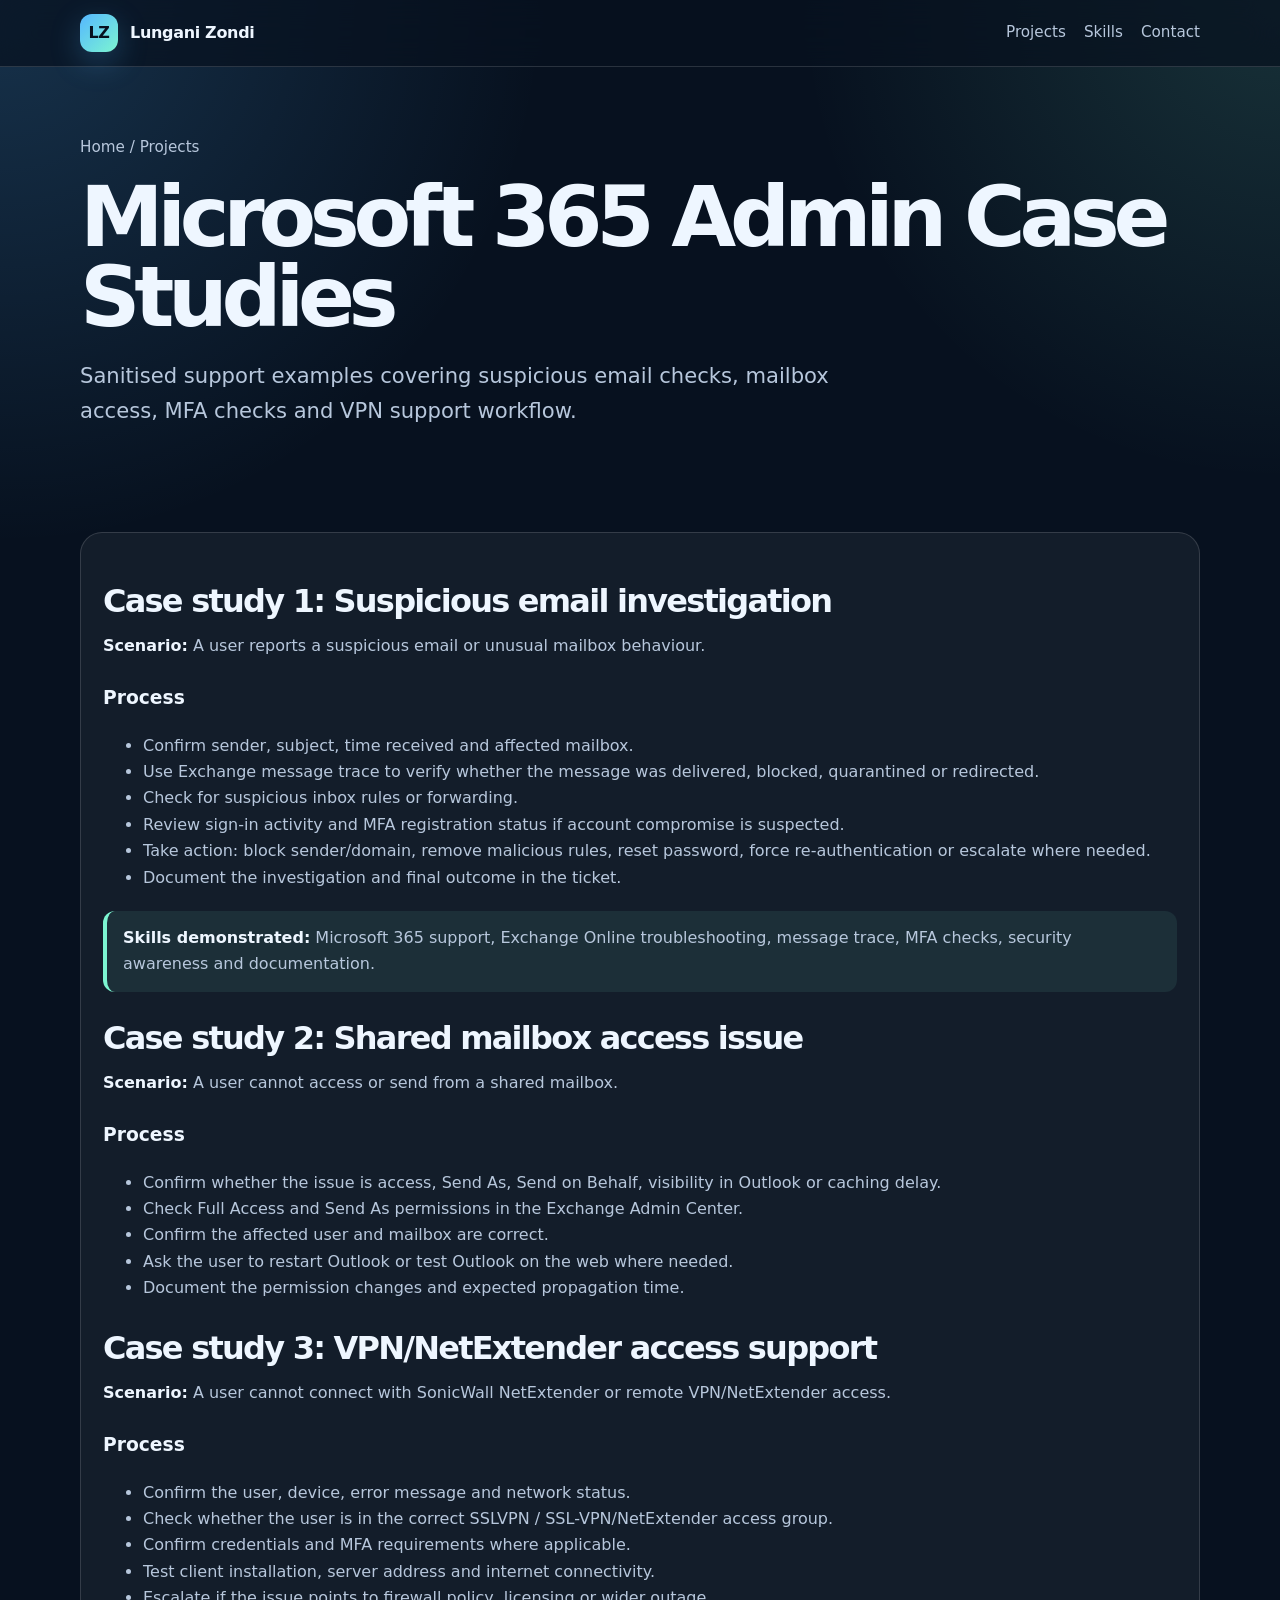
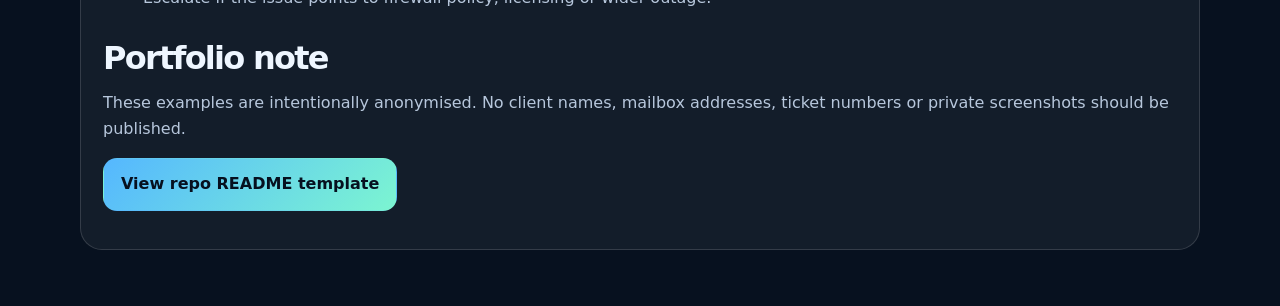
<file: projects/m365-security.html>
<!DOCTYPE html>
<html lang="en">
<head><meta charset="UTF-8"><meta name="viewport" content="width=device-width, initial-scale=1.0"><title>Microsoft 365 Case Studies | Lungani Zondi</title><link rel="stylesheet" href="../assets/styles.css"></head>
<body><header class="nav"><div class="container nav-inner"><a class="brand" href="../index.html"><span class="brand-mark">LZ</span><span>Lungani Zondi</span></a><button class="menu-button" aria-expanded="false">Menu</button><nav class="nav-links"><a href="../index.html#projects">Projects</a><a href="../index.html#skills">Skills</a><a href="../index.html#contact">Contact</a></nav></div></header>
<main><section class="page-hero"><div class="container"><div class="breadcrumb"><a href="../index.html">Home</a> / Projects</div><h1>Microsoft 365 Admin Case Studies</h1><p class="lead">Sanitised support examples covering suspicious email checks, mailbox access, MFA checks and VPN support workflow.</p></div></section>
<section class="section"><div class="container article">
<h2>Case study 1: Suspicious email investigation</h2><p><strong>Scenario:</strong> A user reports a suspicious email or unusual mailbox behaviour.</p><h3>Process</h3><ul><li>Confirm sender, subject, time received and affected mailbox.</li><li>Use Exchange message trace to verify whether the message was delivered, blocked, quarantined or redirected.</li><li>Check for suspicious inbox rules or forwarding.</li><li>Review sign-in activity and MFA registration status if account compromise is suspected.</li><li>Take action: block sender/domain, remove malicious rules, reset password, force re-authentication or escalate where needed.</li><li>Document the investigation and final outcome in the ticket.</li></ul>
<div class="callout"><strong>Skills demonstrated:</strong> Microsoft 365 support, Exchange Online troubleshooting, message trace, MFA checks, security awareness and documentation.</div>
<h2>Case study 2: Shared mailbox access issue</h2><p><strong>Scenario:</strong> A user cannot access or send from a shared mailbox.</p><h3>Process</h3><ul><li>Confirm whether the issue is access, Send As, Send on Behalf, visibility in Outlook or caching delay.</li><li>Check Full Access and Send As permissions in the Exchange Admin Center.</li><li>Confirm the affected user and mailbox are correct.</li><li>Ask the user to restart Outlook or test Outlook on the web where needed.</li><li>Document the permission changes and expected propagation time.</li></ul>
<h2>Case study 3: VPN/NetExtender access support</h2><p><strong>Scenario:</strong> A user cannot connect with SonicWall NetExtender or remote VPN/NetExtender access.</p><h3>Process</h3><ul><li>Confirm the user, device, error message and network status.</li><li>Check whether the user is in the correct SSLVPN / SSL-VPN/NetExtender access group.</li><li>Confirm credentials and MFA requirements where applicable.</li><li>Test client installation, server address and internet connectivity.</li><li>Escalate if the issue points to firewall policy, licensing or wider outage.</li></ul>
<h2>Portfolio note</h2><p>These examples are intentionally anonymised. No client names, mailbox addresses, ticket numbers or private screenshots should be published.</p>
<p><a class="button primary" href="../repos/m365-admin-case-studies/README.md">View repo README template</a></p>
</div></section></main><script src="../assets/main.js"></script></body></html>
</file>
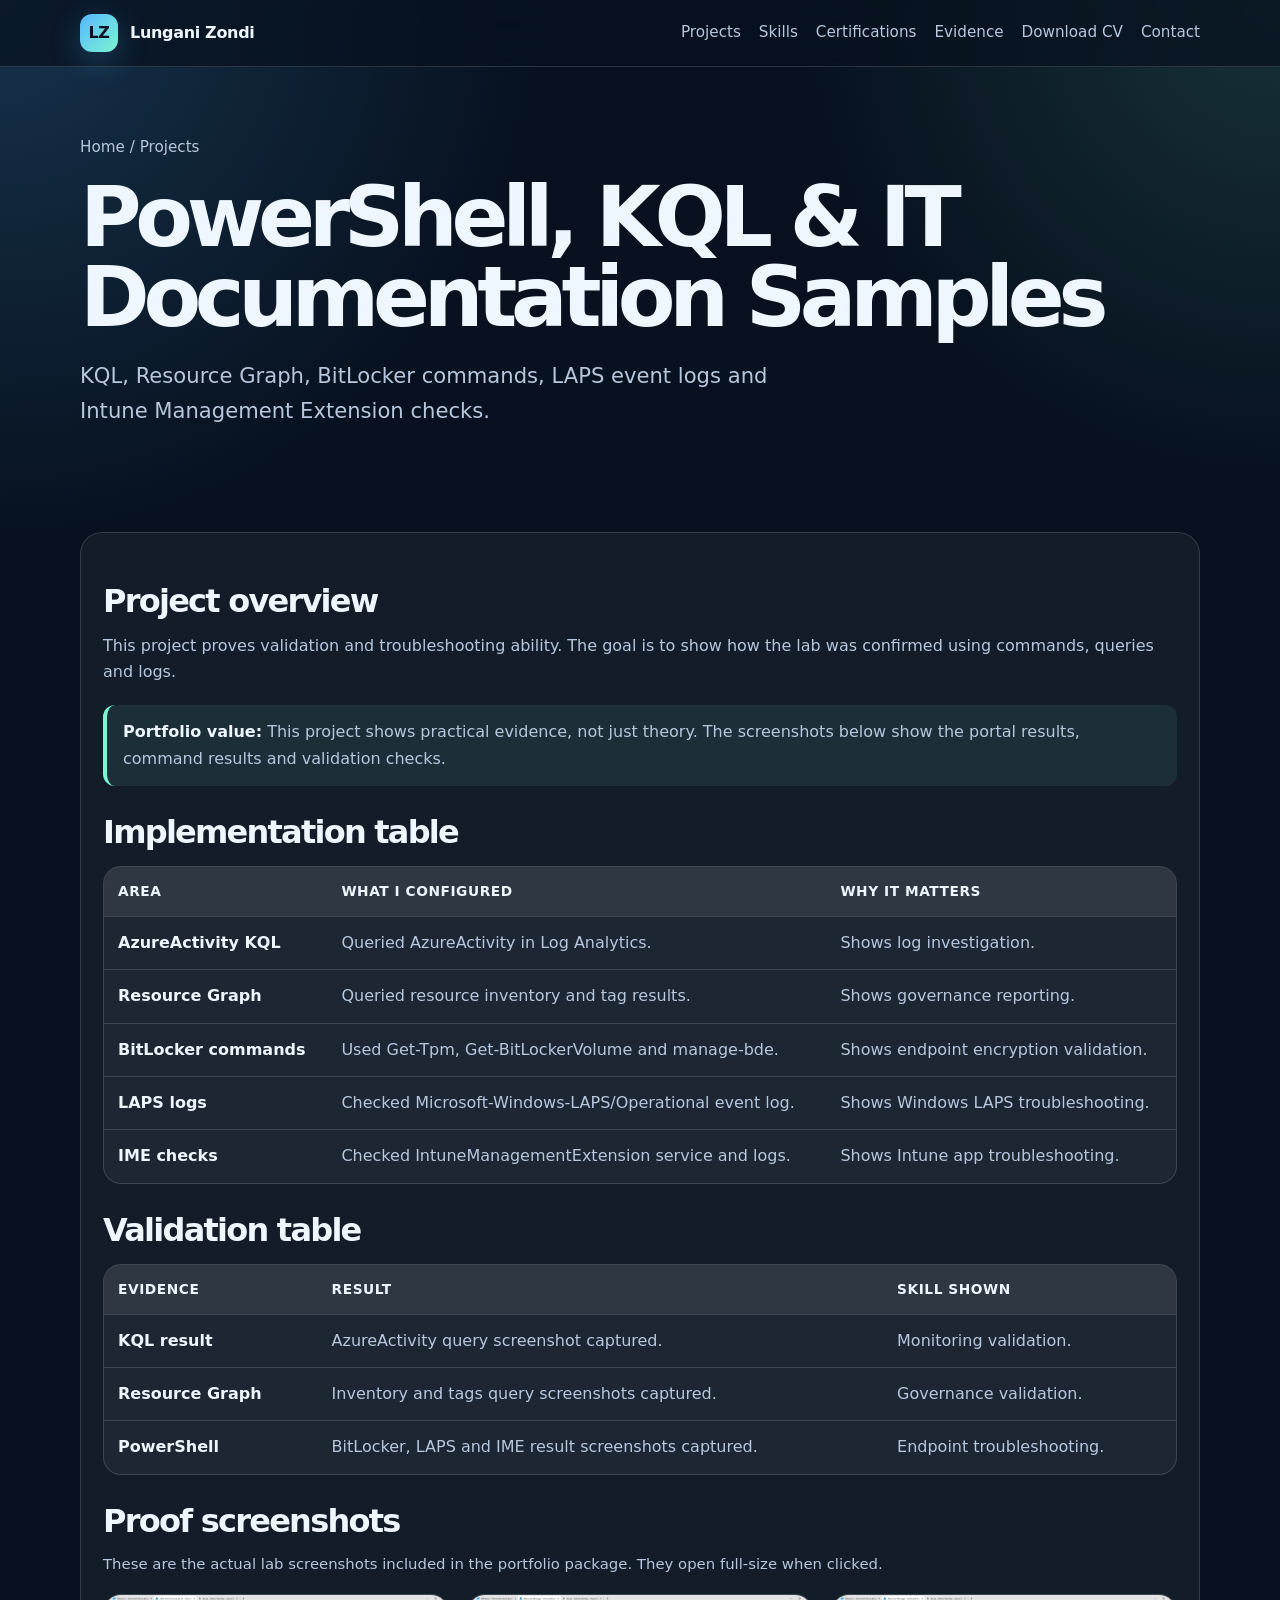
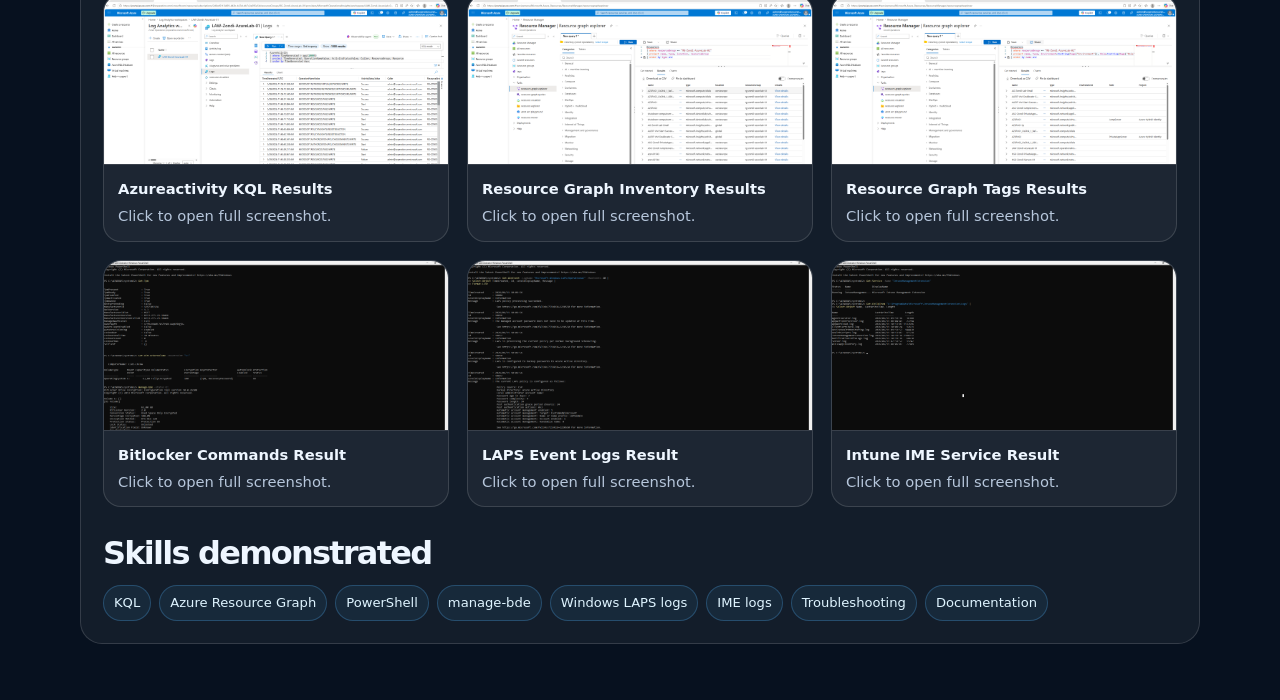
<file: projects/scripts-documentation.html>
<!DOCTYPE html>
<html lang="en">
<head><meta charset="UTF-8"><meta name="viewport" content="width=device-width, initial-scale=1.0"><title>PowerShell, KQL &amp; IT Documentation Samples | Lungani Zondi</title><link rel="stylesheet" href="../assets/styles.css"></head>
<body><header class="nav"><div class="container nav-inner"><a class="brand" href="../index.html"><span class="brand-mark">LZ</span><span>Lungani Zondi</span></a><button class="menu-button" aria-expanded="false">Menu</button><nav class="nav-links"><a href="../index.html#projects">Projects</a><a href="../index.html#skills">Skills</a><a href="../index.html#certifications">Certifications</a><a href="../evidence.html">Evidence</a><a href="../assets/Lungani_Zondi_CV.pdf" download>Download CV</a><a href="../index.html#contact">Contact</a></nav></div></header>
<main>
<section class="page-hero"><div class="container"><div class="breadcrumb"><a href="../index.html">Home</a> / Projects</div><h1>PowerShell, KQL &amp; IT Documentation Samples</h1><p class="lead">KQL, Resource Graph, BitLocker commands, LAPS event logs and Intune Management Extension checks.</p></div></section>
<section class="section"><div class="container article">
<h2>Project overview</h2>
<p>This project proves validation and troubleshooting ability. The goal is to show how the lab was confirmed using commands, queries and logs.</p>
<div class="callout"><strong>Portfolio value:</strong> This project shows practical evidence, not just theory. The screenshots below show the portal results, command results and validation checks.</div>
<h2>Implementation table</h2>
<div class="table-wrap"><table class="lab-table"><thead><tr><th>Area</th><th>What I configured</th><th>Why it matters</th></tr></thead><tbody><tr><td><strong>AzureActivity KQL</strong></td><td>Queried AzureActivity in Log Analytics.</td><td>Shows log investigation.</td></tr><tr><td><strong>Resource Graph</strong></td><td>Queried resource inventory and tag results.</td><td>Shows governance reporting.</td></tr><tr><td><strong>BitLocker commands</strong></td><td>Used Get-Tpm, Get-BitLockerVolume and manage-bde.</td><td>Shows endpoint encryption validation.</td></tr><tr><td><strong>LAPS logs</strong></td><td>Checked Microsoft-Windows-LAPS/Operational event log.</td><td>Shows Windows LAPS troubleshooting.</td></tr><tr><td><strong>IME checks</strong></td><td>Checked IntuneManagementExtension service and logs.</td><td>Shows Intune app troubleshooting.</td></tr></tbody></table></div>
<h2>Validation table</h2>
<div class="table-wrap"><table class="lab-table"><thead><tr><th>Evidence</th><th>Result</th><th>Skill shown</th></tr></thead><tbody><tr><td><strong>KQL result</strong></td><td>AzureActivity query screenshot captured.</td><td>Monitoring validation.</td></tr><tr><td><strong>Resource Graph</strong></td><td>Inventory and tags query screenshots captured.</td><td>Governance validation.</td></tr><tr><td><strong>PowerShell</strong></td><td>BitLocker, LAPS and IME result screenshots captured.</td><td>Endpoint troubleshooting.</td></tr></tbody></table></div>
<h2>Proof screenshots</h2>
<p class="small-note">These are the actual lab screenshots included in the portfolio package. They open full-size when clicked.</p>
<div class="proof-grid">
        <article class="proof-card">
          <a href="../assets/evidence/scripts-kql/01-azureactivity-kql-results.png" target="_blank" rel="noopener">
            <img src="../assets/evidence/scripts-kql/01-azureactivity-kql-results.png" alt="Azureactivity KQL Results">
            <div class="proof-caption"><strong>Azureactivity KQL Results</strong>Click to open full screenshot.</div>
          </a>
        </article>
        <article class="proof-card">
          <a href="../assets/evidence/scripts-kql/02-resource-graph-inventory-results.png" target="_blank" rel="noopener">
            <img src="../assets/evidence/scripts-kql/02-resource-graph-inventory-results.png" alt="Resource Graph Inventory Results">
            <div class="proof-caption"><strong>Resource Graph Inventory Results</strong>Click to open full screenshot.</div>
          </a>
        </article>
        <article class="proof-card">
          <a href="../assets/evidence/scripts-kql/03-resource-graph-tags-results.png" target="_blank" rel="noopener">
            <img src="../assets/evidence/scripts-kql/03-resource-graph-tags-results.png" alt="Resource Graph Tags Results">
            <div class="proof-caption"><strong>Resource Graph Tags Results</strong>Click to open full screenshot.</div>
          </a>
        </article>
        <article class="proof-card">
          <a href="../assets/evidence/scripts-kql/04-bitlocker-commands-result.png" target="_blank" rel="noopener">
            <img src="../assets/evidence/scripts-kql/04-bitlocker-commands-result.png" alt="Bitlocker Commands Result">
            <div class="proof-caption"><strong>Bitlocker Commands Result</strong>Click to open full screenshot.</div>
          </a>
        </article>
        <article class="proof-card">
          <a href="../assets/evidence/scripts-kql/05-laps-event-logs-result.png" target="_blank" rel="noopener">
            <img src="../assets/evidence/scripts-kql/05-laps-event-logs-result.png" alt="LAPS Event Logs Result">
            <div class="proof-caption"><strong>LAPS Event Logs Result</strong>Click to open full screenshot.</div>
          </a>
        </article>
        <article class="proof-card">
          <a href="../assets/evidence/scripts-kql/06-intune-ime-service-result.png" target="_blank" rel="noopener">
            <img src="../assets/evidence/scripts-kql/06-intune-ime-service-result.png" alt="Intune IME Service Result">
            <div class="proof-caption"><strong>Intune IME Service Result</strong>Click to open full screenshot.</div>
          </a>
        </article></div>
<h2>Skills demonstrated</h2>
<div class="tags"><span class="tag">KQL</span><span class="tag">Azure Resource Graph</span><span class="tag">PowerShell</span><span class="tag">manage-bde</span><span class="tag">Windows LAPS logs</span><span class="tag">IME logs</span><span class="tag">Troubleshooting</span><span class="tag">Documentation</span></div>
</div></section>
</main>
<script src="../assets/main.js"></script>
</body></html>
</file>
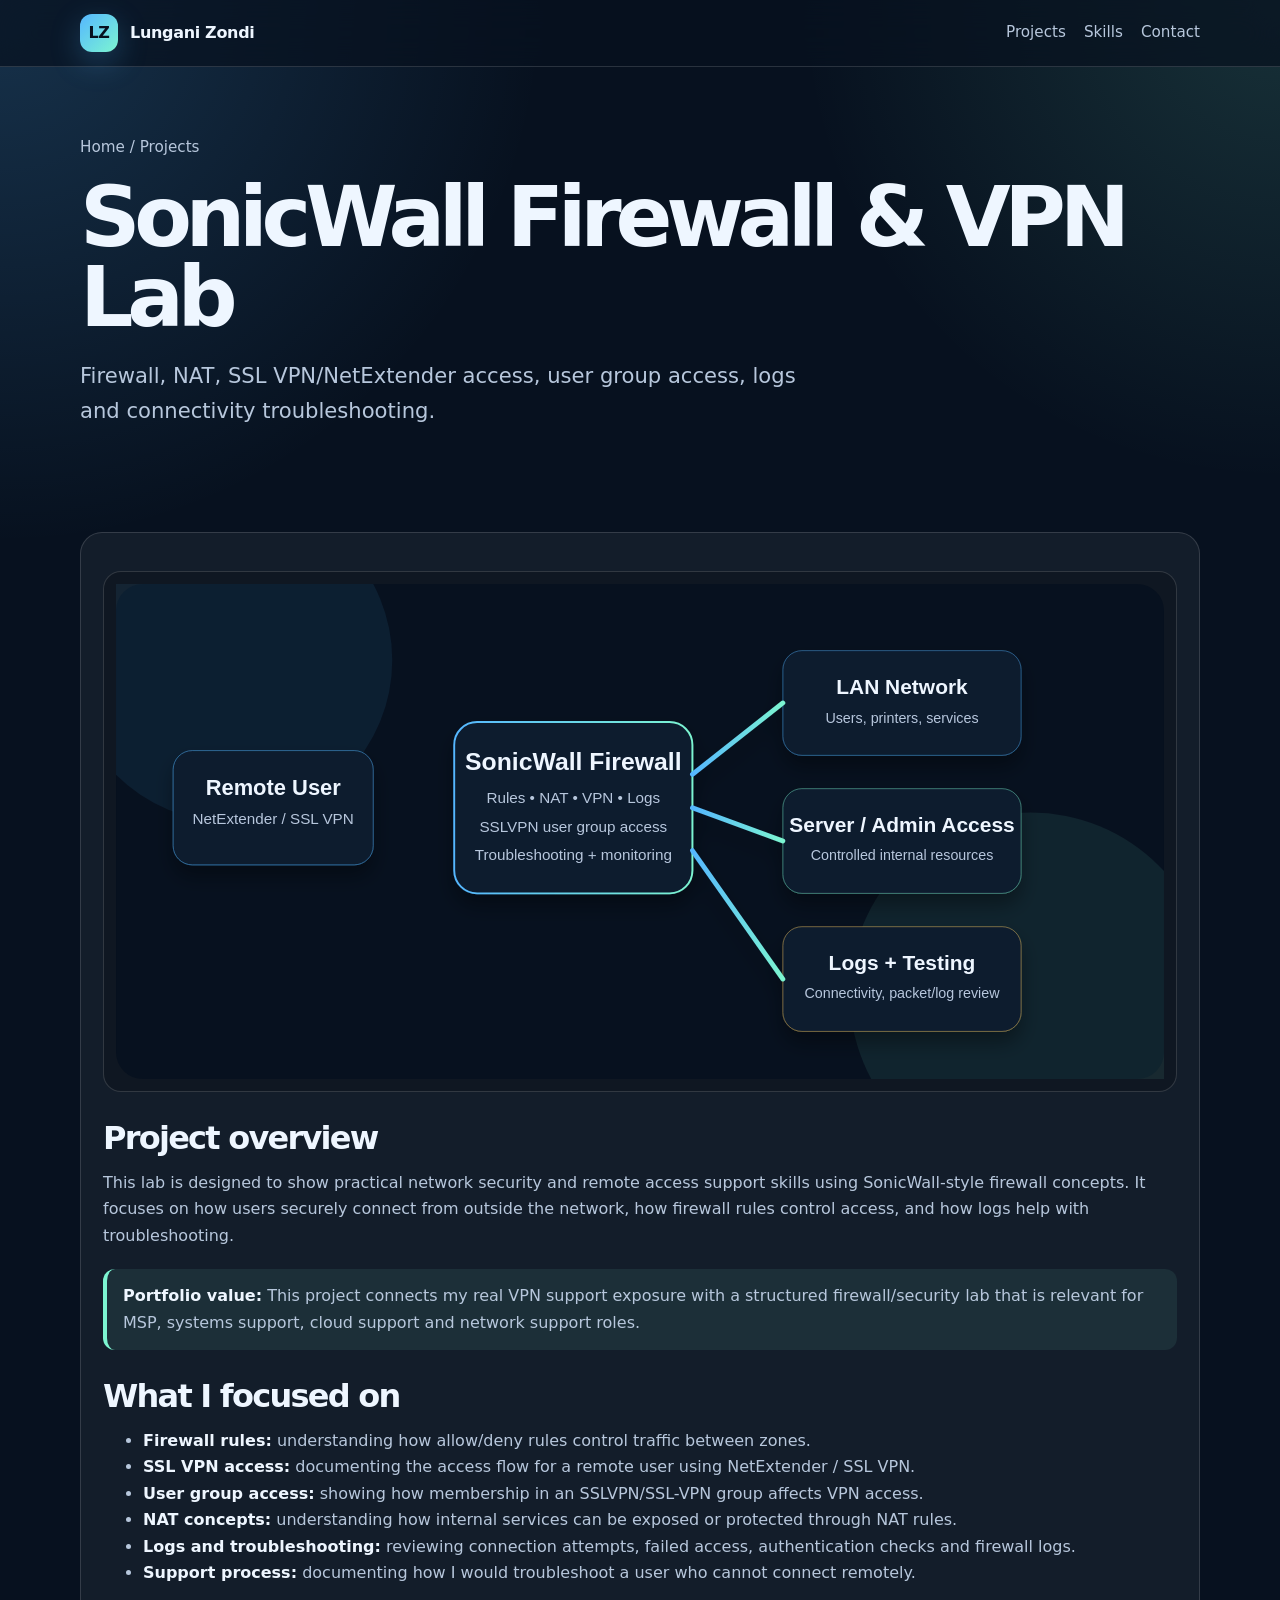
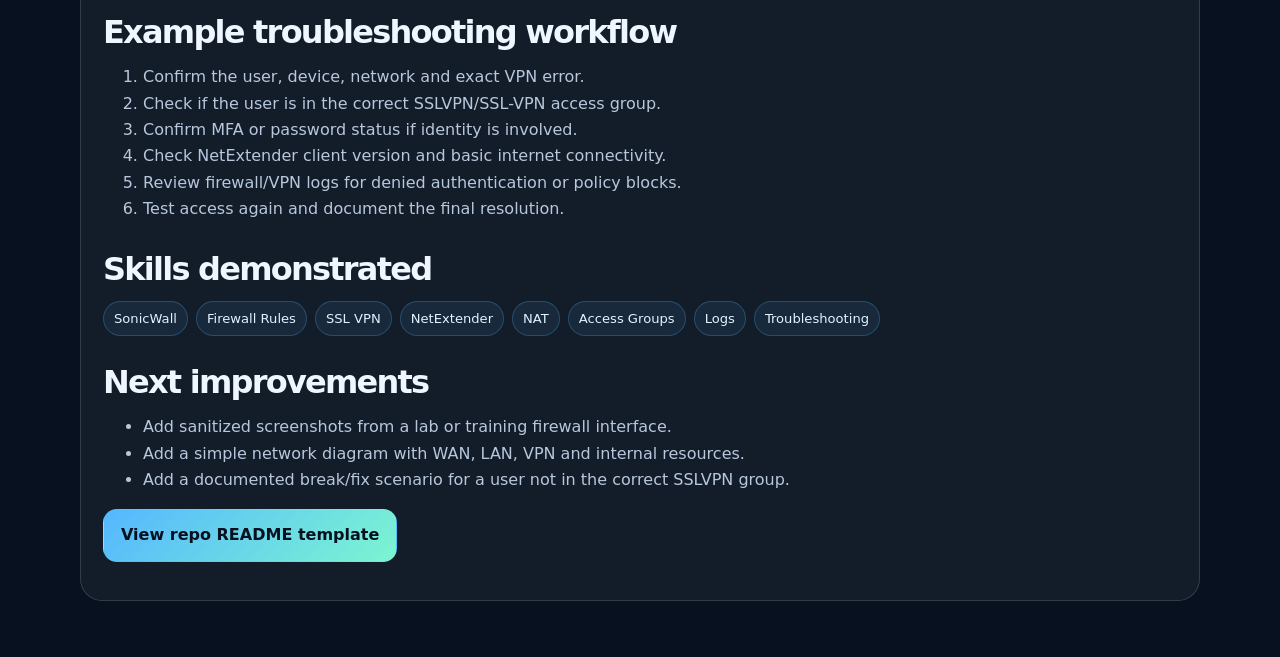
<file: projects/sonicwall-firewall.html>
<!DOCTYPE html>
<html lang="en">
<head>
  <meta charset="UTF-8" />
  <meta name="viewport" content="width=device-width, initial-scale=1.0" />
  <title>SonicWall Firewall & VPN Lab | Lungani Zondi</title>
  <link rel="stylesheet" href="../assets/styles.css" />
</head>
<body>
  <header class="nav"><div class="container nav-inner"><a class="brand" href="../index.html"><span class="brand-mark">LZ</span><span>Lungani Zondi</span></a><button class="menu-button" aria-expanded="false">Menu</button><nav class="nav-links"><a href="../index.html#projects">Projects</a><a href="../index.html#skills">Skills</a><a href="../index.html#contact">Contact</a></nav></div></header>
  <main>
    <section class="page-hero"><div class="container"><div class="breadcrumb"><a href="../index.html">Home</a> / Projects</div><h1>SonicWall Firewall & VPN Lab</h1><p class="lead">Firewall, NAT, SSL VPN/NetExtender access, user group access, logs and connectivity troubleshooting.</p></div></section>
    <section class="section"><div class="container article">
      <div class="diagram"><img src="../assets/sonicwall-firewall.svg" alt="SonicWall firewall and VPN lab architecture diagram"></div>
      <h2>Project overview</h2>
      <p>This lab is designed to show practical network security and remote access support skills using SonicWall-style firewall concepts. It focuses on how users securely connect from outside the network, how firewall rules control access, and how logs help with troubleshooting.</p>
      <div class="callout"><strong>Portfolio value:</strong> This project connects my real VPN support exposure with a structured firewall/security lab that is relevant for MSP, systems support, cloud support and network support roles.</div>
      <h2>What I focused on</h2>
      <ul>
        <li><strong>Firewall rules:</strong> understanding how allow/deny rules control traffic between zones.</li>
        <li><strong>SSL VPN access:</strong> documenting the access flow for a remote user using NetExtender / SSL VPN.</li>
        <li><strong>User group access:</strong> showing how membership in an SSLVPN/SSL-VPN group affects VPN access.</li>
        <li><strong>NAT concepts:</strong> understanding how internal services can be exposed or protected through NAT rules.</li>
        <li><strong>Logs and troubleshooting:</strong> reviewing connection attempts, failed access, authentication checks and firewall logs.</li>
        <li><strong>Support process:</strong> documenting how I would troubleshoot a user who cannot connect remotely.</li>
      </ul>
      <h2>Example troubleshooting workflow</h2>
      <ol>
        <li>Confirm the user, device, network and exact VPN error.</li>
        <li>Check if the user is in the correct SSLVPN/SSL-VPN access group.</li>
        <li>Confirm MFA or password status if identity is involved.</li>
        <li>Check NetExtender client version and basic internet connectivity.</li>
        <li>Review firewall/VPN logs for denied authentication or policy blocks.</li>
        <li>Test access again and document the final resolution.</li>
      </ol>
      <h2>Skills demonstrated</h2>
      <div class="tags"><span class="tag">SonicWall</span><span class="tag">Firewall Rules</span><span class="tag">SSL VPN</span><span class="tag">NetExtender</span><span class="tag">NAT</span><span class="tag">Access Groups</span><span class="tag">Logs</span><span class="tag">Troubleshooting</span></div>
      <h2>Next improvements</h2>
      <ul>
        <li>Add sanitized screenshots from a lab or training firewall interface.</li>
        <li>Add a simple network diagram with WAN, LAN, VPN and internal resources.</li>
        <li>Add a documented break/fix scenario for a user not in the correct SSLVPN group.</li>
      </ul>
      <p><a class="button primary" href="../repos/sonicwall-firewall-lab/README.md">View repo README template</a></p>
    </div></section>
  </main>
  <script src="../assets/main.js"></script>
</body>
</html>
</file>
<file: assets/styles.css>
:root {
  --bg: #07111f;
  --bg-soft: #0d1b2f;
  --card: rgba(255, 255, 255, 0.06);
  --card-strong: rgba(255, 255, 255, 0.10);
  --text: #eef6ff;
  --muted: #b7c7dc;
  --line: rgba(255, 255, 255, 0.14);
  --accent: #55b7ff;
  --accent-2: #7cf5d1;
  --warning: #ffd166;
  --shadow: 0 24px 70px rgba(0, 0, 0, 0.35);
  --radius: 22px;
  --max: 1120px;
}

* { box-sizing: border-box; }
html { scroll-behavior: smooth; }
body {
  margin: 0;
  font-family: Inter, ui-sans-serif, system-ui, -apple-system, BlinkMacSystemFont, "Segoe UI", sans-serif;
  background:
    radial-gradient(circle at top left, rgba(85, 183, 255, .20), transparent 34rem),
    radial-gradient(circle at top right, rgba(124, 245, 209, .14), transparent 30rem),
    var(--bg);
  color: var(--text);
  line-height: 1.65;
}
a { color: inherit; text-decoration: none; }
img { max-width: 100%; display: block; }

.container { width: min(var(--max), calc(100% - 32px)); margin: 0 auto; }
.skip-link { position: absolute; left: -999px; top: 10px; background: var(--accent); color: #06101f; padding: 10px 14px; border-radius: 10px; }
.skip-link:focus { left: 10px; z-index: 1000; }

.nav {
  position: sticky; top: 0; z-index: 50;
  backdrop-filter: blur(18px);
  background: rgba(7, 17, 31, 0.72);
  border-bottom: 1px solid var(--line);
}
.nav-inner { display: flex; align-items: center; justify-content: space-between; padding: 14px 0; gap: 18px; }
.brand { display: flex; align-items: center; gap: 12px; font-weight: 800; letter-spacing: -0.02em; }
.brand-mark { width: 38px; height: 38px; display: grid; place-items: center; border-radius: 12px; background: linear-gradient(135deg, var(--accent), var(--accent-2)); color: #07111f; font-weight: 900; box-shadow: 0 10px 30px rgba(85, 183, 255, .25); }
.nav-links { display: flex; align-items: center; gap: 18px; color: var(--muted); font-size: 0.95rem; }
.nav-links a:hover { color: var(--text); }
.menu-button { display: none; border: 1px solid var(--line); background: var(--card); color: var(--text); border-radius: 12px; padding: 9px 12px; }

.hero { padding: 84px 0 48px; }
.hero-grid { display: grid; grid-template-columns: 1.25fr .75fr; gap: 28px; align-items: stretch; }
.eyebrow { display: inline-flex; align-items: center; gap: 8px; padding: 8px 12px; border: 1px solid rgba(85, 183, 255, .28); background: rgba(85, 183, 255, .09); border-radius: 999px; color: #ccecff; font-size: .9rem; }
.dot { width: 8px; height: 8px; border-radius: 50%; background: var(--accent-2); box-shadow: 0 0 16px var(--accent-2); }
h1 { margin: 18px 0 14px; font-size: clamp(2.5rem, 7vw, 5.25rem); line-height: .95; letter-spacing: -0.075em; }
.lead { font-size: clamp(1.05rem, 2.4vw, 1.32rem); color: var(--muted); max-width: 760px; }
.highlight { color: var(--accent-2); }
.actions { display: flex; flex-wrap: wrap; gap: 12px; margin-top: 28px; }
.button { display: inline-flex; align-items: center; justify-content: center; gap: 10px; padding: 12px 17px; border-radius: 14px; border: 1px solid var(--line); background: var(--card); color: var(--text); font-weight: 750; transition: transform .16s ease, border-color .16s ease, background .16s ease; }
.button.primary { background: linear-gradient(135deg, var(--accent), var(--accent-2)); color: #06101f; border-color: transparent; }
.button:hover { transform: translateY(-2px); border-color: rgba(85, 183, 255, .45); background: var(--card-strong); }
.button.primary:hover { background: linear-gradient(135deg, #74c5ff, #9cf9df); }

.hero-card, .card, .project-card, .timeline-card, .note-card {
  border: 1px solid var(--line); background: linear-gradient(180deg, rgba(255,255,255,.08), rgba(255,255,255,.045)); border-radius: var(--radius); box-shadow: var(--shadow);
}
.hero-card { padding: 24px; position: relative; overflow: hidden; }
.hero-card:before { content: ""; position: absolute; inset: -80px -80px auto auto; width: 190px; height: 190px; background: rgba(85, 183, 255, .22); filter: blur(42px); border-radius: 50%; }
.metric { padding: 18px 0; border-bottom: 1px solid var(--line); position: relative; }
.metric:last-child { border-bottom: 0; }
.metric strong { display: block; font-size: 1.55rem; letter-spacing: -0.05em; }
.metric span { color: var(--muted); font-size: .95rem; }

.section { padding: 56px 0; }
.section-head { display: flex; align-items: end; justify-content: space-between; gap: 24px; margin-bottom: 24px; }
h2 { margin: 0; font-size: clamp(1.8rem, 4vw, 3rem); line-height: 1; letter-spacing: -0.055em; }
.section-head p { color: var(--muted); max-width: 600px; margin: 0; }
.grid-3 { display: grid; grid-template-columns: repeat(3, 1fr); gap: 16px; }
.grid-2 { display: grid; grid-template-columns: repeat(2, 1fr); gap: 16px; }
.card { padding: 20px; }
.card h3, .project-card h3, .timeline-card h3 { margin: 0 0 8px; letter-spacing: -0.03em; }
.card p, .project-card p, .timeline-card p { color: var(--muted); margin: 0; }
.tags { display: flex; flex-wrap: wrap; gap: 8px; margin-top: 16px; }
.tag { font-size: .82rem; color: #dff4ff; border: 1px solid rgba(85, 183, 255, .26); background: rgba(85, 183, 255, .08); border-radius: 999px; padding: 6px 10px; }
.project-card { display: flex; flex-direction: column; min-height: 100%; overflow: hidden; }
.project-body { padding: 20px; display: flex; flex-direction: column; gap: 12px; flex: 1; }
.project-top { min-height: 160px; background: linear-gradient(135deg, rgba(85,183,255,.18), rgba(124,245,209,.10)); border-bottom: 1px solid var(--line); padding: 20px; display: flex; align-items: end; }
.project-kicker { color: var(--accent-2); font-weight: 800; font-size: .85rem; text-transform: uppercase; letter-spacing: .1em; }
.project-links { display: flex; flex-wrap: wrap; gap: 10px; margin-top: auto; }
.timeline { display: grid; gap: 14px; }
.timeline-card { padding: 20px; display: grid; grid-template-columns: 190px 1fr; gap: 18px; }
.timeline-date { color: var(--accent-2); font-weight: 800; }
ul.clean { margin: 12px 0 0; padding-left: 18px; color: var(--muted); }

.banner { padding: 28px; border: 1px solid rgba(124, 245, 209, .25); background: linear-gradient(135deg, rgba(85,183,255,.12), rgba(124,245,209,.12)); border-radius: var(--radius); }
.banner p { color: var(--muted); }
.footer { padding: 34px 0; border-top: 1px solid var(--line); color: var(--muted); }
.footer-inner { display: flex; justify-content: space-between; gap: 18px; flex-wrap: wrap; }

.page-hero { padding: 68px 0 26px; }
.breadcrumb { color: var(--muted); font-size: .95rem; margin-bottom: 16px; }
.article { padding: 22px; border: 1px solid var(--line); background: rgba(255,255,255,.05); border-radius: var(--radius); }
.article h2 { margin-top: 30px; font-size: 2rem; }
.article h3 { margin-top: 24px; }
.article p, .article li { color: var(--muted); }
.article strong { color: var(--text); }
.callout { border-left: 4px solid var(--accent-2); background: rgba(124,245,209,.08); padding: 14px 16px; border-radius: 12px; margin: 20px 0; color: var(--muted); }
.diagram { border: 1px solid var(--line); background: rgba(0,0,0,.18); border-radius: 18px; padding: 12px; margin: 16px 0; }
.code-block { overflow-x: auto; border: 1px solid var(--line); background: #050a12; border-radius: 16px; padding: 16px; color: #d7f7ff; }

@media (max-width: 840px) {
  .hero-grid, .grid-3, .grid-2, .timeline-card { grid-template-columns: 1fr; }
  .section-head { align-items: start; flex-direction: column; }
  .nav-links { display: none; position: absolute; left: 16px; right: 16px; top: 66px; padding: 14px; flex-direction: column; align-items: start; border: 1px solid var(--line); background: #07111f; border-radius: 16px; }
  .nav-links.open { display: flex; }
  .menu-button { display: inline-flex; }
  .hero { padding-top: 56px; }
}


/* Added: lab evidence screenshots and tables */
.table-wrap {
  overflow-x: auto;
  border: 1px solid var(--line);
  background: rgba(255,255,255,.045);
  border-radius: 18px;
  margin: 18px 0;
}
.lab-table {
  width: 100%;
  border-collapse: collapse;
  min-width: 760px;
}
.lab-table th,
.lab-table td {
  padding: 13px 14px;
  border-bottom: 1px solid var(--line);
  vertical-align: top;
}
.lab-table th {
  text-align: left;
  color: var(--text);
  background: rgba(255,255,255,.08);
  font-size: .86rem;
  text-transform: uppercase;
  letter-spacing: .04em;
}
.lab-table td { color: var(--muted); }
.lab-table td strong { color: var(--text); }
.lab-table tr:last-child td { border-bottom: 0; }
.small-note { color: var(--muted); font-size: .93rem; }
.proof-grid {
  display: grid;
  grid-template-columns: repeat(auto-fit, minmax(260px, 1fr));
  gap: 18px;
  margin-top: 18px;
}
.proof-card {
  border: 1px solid var(--line);
  background: rgba(255,255,255,.045);
  border-radius: 18px;
  overflow: hidden;
}
.proof-card a {
  display: block;
  color: inherit;
}
.proof-card img {
  width: 100%;
  height: 170px;
  object-fit: cover;
  object-position: top left;
  display: block;
  background: rgba(0,0,0,.12);
  border-bottom: 1px solid var(--line);
}
.proof-card .proof-caption {
  padding: 12px 14px;
  color: var(--muted);
  font-size: .92rem;
}
.proof-card .proof-caption strong {
  color: var(--text);
  display: block;
  margin-bottom: 3px;
}
.proof-actions {
  display: flex;
  gap: 10px;
  flex-wrap: wrap;
  margin: 16px 0 4px;
}
</file>
